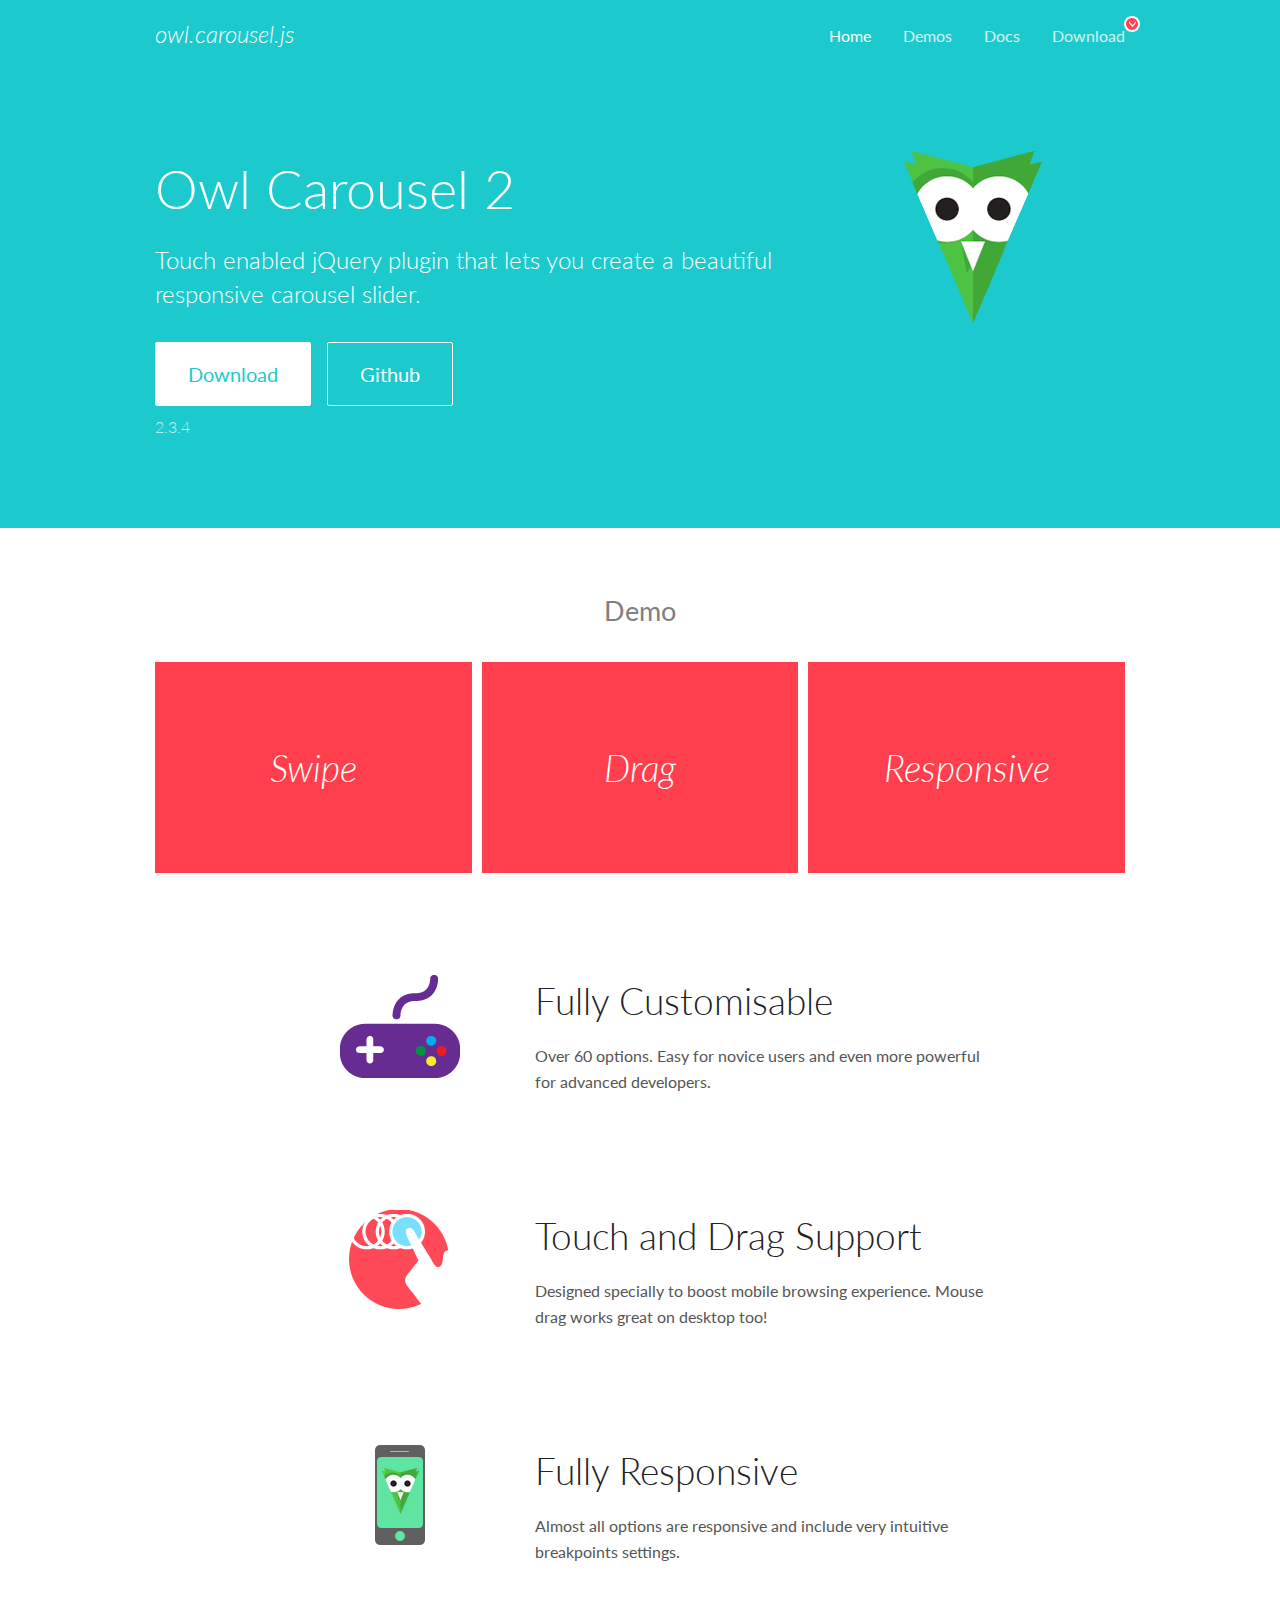
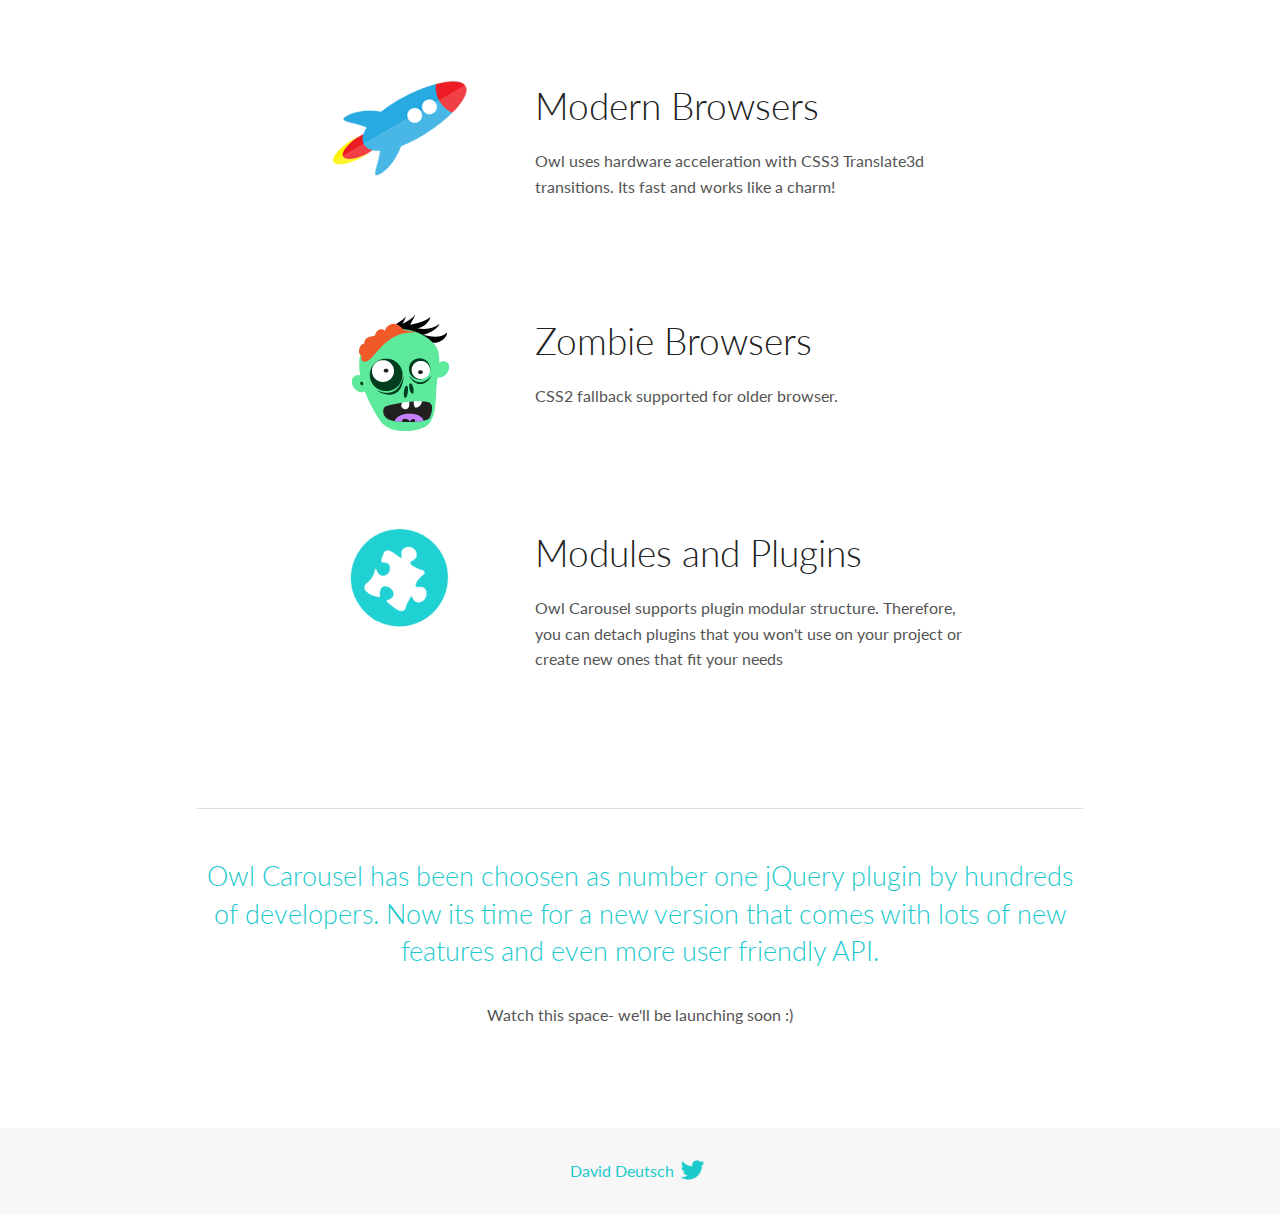
<file: assets/lib/OwlCarousel2-2.3.4/docs/index.html>
<!DOCTYPE html>
<html lang="en">
  <head>

    <!-- head -->
    <meta charset="utf-8">
    <meta name="msapplication-tap-highlight" content="no" />
    <meta name="viewport" content="width=device-width, initial-scale=1.0" />
    <meta name="description" content="Touch enabled jQuery plugin that lets you create beautiful responsive carousel slider.">
    <meta name="author" content="David Deutsch">
    <title>
      Home | Owl Carousel | 2.3.4
    </title>

    <!-- Stylesheets -->
    <link href='https://fonts.googleapis.com/css?family=Lato:300,400,700,400italic,300italic' rel='stylesheet' type='text/css'>
    <link rel="stylesheet" href="assets/css/docs.theme.min.css">

    <!-- Owl Stylesheets -->
    <link rel="stylesheet" href="assets/owlcarousel/assets/owl.carousel.min.css">
    <link rel="stylesheet" href="assets/owlcarousel/assets/owl.theme.default.min.css">

    <!-- HTML5 shim and Respond.js IE8 support of HTML5 elements and media queries -->

    <!--[if lt IE 9]>
      <script src="https://oss.maxcdn.com/libs/html5shiv/3.7.0/html5shiv.js"></script>
      <script src="https://oss.maxcdn.com/libs/respond.js/1.3.0/respond.min.js"></script>
    <![endif]-->

    <!-- Favicons -->
    <link rel="apple-touch-icon-precomposed" sizes="144x144" href="assets/ico/apple-touch-icon-144-precomposed.png">
    <link rel="shortcut icon" href="assets/ico/favicon.png">
    <link rel="shortcut icon" href="favicon.ico">

    <!-- Yeah i know js should not be in header. Its required for demos.-->

    <!-- javascript -->
    <script src="assets/vendors/jquery.min.js"></script>
    <script src="assets/owlcarousel/owl.carousel.js"></script>
  </head>
  <body>

    <!-- header -->
    <header class="header">
      <div class="row">
        <div class="large-12 columns">
          <div class="brand left">
            <h3>
              <a href="/OwlCarousel2/">owl.carousel.js</a> 
            </h3>
          </div>
          <a id="toggle-nav" class="right">
            <span></span> <span></span> <span></span> 
          </a> 
          <div class="nav-bar">
            <ul class="clearfix">
              <li class="active">
                <a href="/OwlCarousel2/index.html">Home</a> 
              </li>
              <li> <a href="/OwlCarousel2/demos/demos.html">Demos</a>  </li>
              <li> <a href="/OwlCarousel2/docs/started-welcome.html">Docs</a>  </li>
              <li>
                <a href="https://github.com/OwlCarousel2/OwlCarousel2/archive/2.3.4.zip">Download</a> 
                <span class="download"></span> 
              </li>
            </ul>
          </div>
        </div>
      </div>
    </header>

    <!-- home panel -->
    <section id="hero">
      <div class="row">
        <div class="large-8 medium-8 columns">
          <h1>Owl Carousel 2</h1>
          <h4>Touch enabled jQuery plugin that lets you create a beautiful responsive carousel slider.</h4>
          <a href="https://github.com/OwlCarousel2/OwlCarousel2/archive/2.3.4.zip" class="hero-button">Download</a> 
          <a href="https://github.com/OwlCarousel2/OwlCarousel2" class="hero-button outline">Github</a> 
          <p>2.3.4</p>
        </div>
        <div class="large-4 medium-4 columns">
          <img class="owl-logo" src="assets/img/owl-logo.png" alt="mr. Owl">
        </div>
      </div>
    </section>

    <!-- body -->
    <div class="home-demo">
      <div class="row">
        <div class="large-12 columns">
          <h3>Demo</h3>
          <div class="owl-carousel">
            <div class="item">
              <h2>Swipe</h2>
            </div>
            <div class="item">
              <h2>Drag</h2>
            </div>
            <div class="item">
              <h2>Responsive</h2>
            </div>
            <div class="item">
              <h2>CSS3</h2>
            </div>
            <div class="item">
              <h2>Fast</h2>
            </div>
            <div class="item">
              <h2>Easy</h2>
            </div>
            <div class="item">
              <h2>Free</h2>
            </div>
            <div class="item">
              <h2>Upgradable</h2>
            </div>
            <div class="item">
              <h2>Tons of options</h2>
            </div>
            <div class="item">
              <h2>Infinity</h2>
            </div>
            <div class="item">
              <h2>Auto Width</h2>
            </div>
          </div>
        </div>
      </div>
    </div>
    <script>
      var owl = $('.owl-carousel');
      owl.owlCarousel({
        margin: 10,
        loop: true,
        responsive: {
          0: {
            items: 1
          },
          600: {
            items: 2
          },
          1000: {
            items: 3
          }
        }
      })
    </script>

    <!-- features -->
    <div id="features">
      <div class="row">
        <div class="small-12 medium-9 small-centered columns">
          <section class="row feature">
            <div class="medium-4 small-12 columns">
              <img src="assets/img/feature-options.png" alt="">
            </div>
            <div class="medium-8 small-12 columns">
              <h2>Fully Customisable</h2>
              <p>Over 60 options. Easy for novice users and even more powerful for advanced developers.</p>
            </div>
          </section>
          <section class="row feature">
            <div class="medium-4 small-12 columns">
              <img src="assets/img/feature-drag.png" alt="">
            </div>
            <div class="medium-8 small-12 columns">
              <h2>Touch and Drag Support</h2>
              <p>Designed specially to boost mobile browsing experience. Mouse drag works great on desktop too!</p>
            </div>
          </section>
          <section class="row feature">
            <div class="medium-4 small-12 columns">
              <img src="assets/img/feature-responsive.png" alt="">
            </div>
            <div class="medium-8 small-12 columns">
              <h2>Fully Responsive</h2>
              <p>Almost all options are responsive and include very intuitive breakpoints settings.</p>
            </div>
          </section>
          <section class="row feature">
            <div class="medium-4 small-12 columns">
              <img src="assets/img/feature-modern.png" alt="">
            </div>
            <div class="medium-8 small-12 columns">
              <h2>Modern Browsers</h2>
              <p>Owl uses hardware acceleration with CSS3 Translate3d transitions. Its fast and works like a charm! </p>
            </div>
          </section>
          <section class="row feature">
            <div class="medium-4 small-12 columns">
              <img src="assets/img/feature-zombie.png" alt="">
            </div>
            <div class="medium-8 small-12 columns">
              <h2>Zombie Browsers</h2>
              <p>CSS2 fallback supported for older browser.</p>
            </div>
          </section>
          <section class="row feature">
            <div class="medium-4 small-12 columns">
              <img src="assets/img/feature-module.png" alt="">
            </div>
            <div class="medium-8 small-12 columns">
              <h2>Modules and Plugins</h2>
              <p>Owl Carousel supports plugin modular structure. Therefore, you can detach plugins that you won&#x27;t use on your project or create new ones that fit your needs</p>
            </div>
          </section>
        </div>
      </div>
    </div>

    <!-- footer -->
    <section id="teaser-text">
      <div class="row">
        <div class="small-12 medium-11 small-centered columns">
          <hr>
          <h3 id="owl-carousel-has-been-choosen-as-number-one-jquery-plugin-by-hundreds-of-developers-now-its-time-for-a-new-version-that-comes-with-lots-of-new-features-and-even-more-user-friendly-api-">Owl Carousel has been choosen as number one jQuery plugin by hundreds of developers. Now its time for a new version that comes with lots of new features and even more user friendly API.</h3>
          <p>Watch this space- we&#39;ll be launching soon :)</p>
        </div>
      </div>
    </section>

    <!-- footer -->
    <footer class="footer">
      <div class="row">
        <div class="large-12 columns">
          <h5>
            <a href="/OwlCarousel2/docs/support-contact.html">David Deutsch</a> 
            <a id="custom-tweet-button" href="https://twitter.com/share?url=https://github.com/OwlCarousel2/OwlCarousel2&text=Owl Carousel - This is so awesome! " target="_blank"></a> 
          </h5>
        </div>
      </div>
    </footer>

    <!-- vendors -->
    <script src="assets/vendors/highlight.js"></script>
    <script src="assets/js/app.js"></script>
  </body>
</html>
</file>
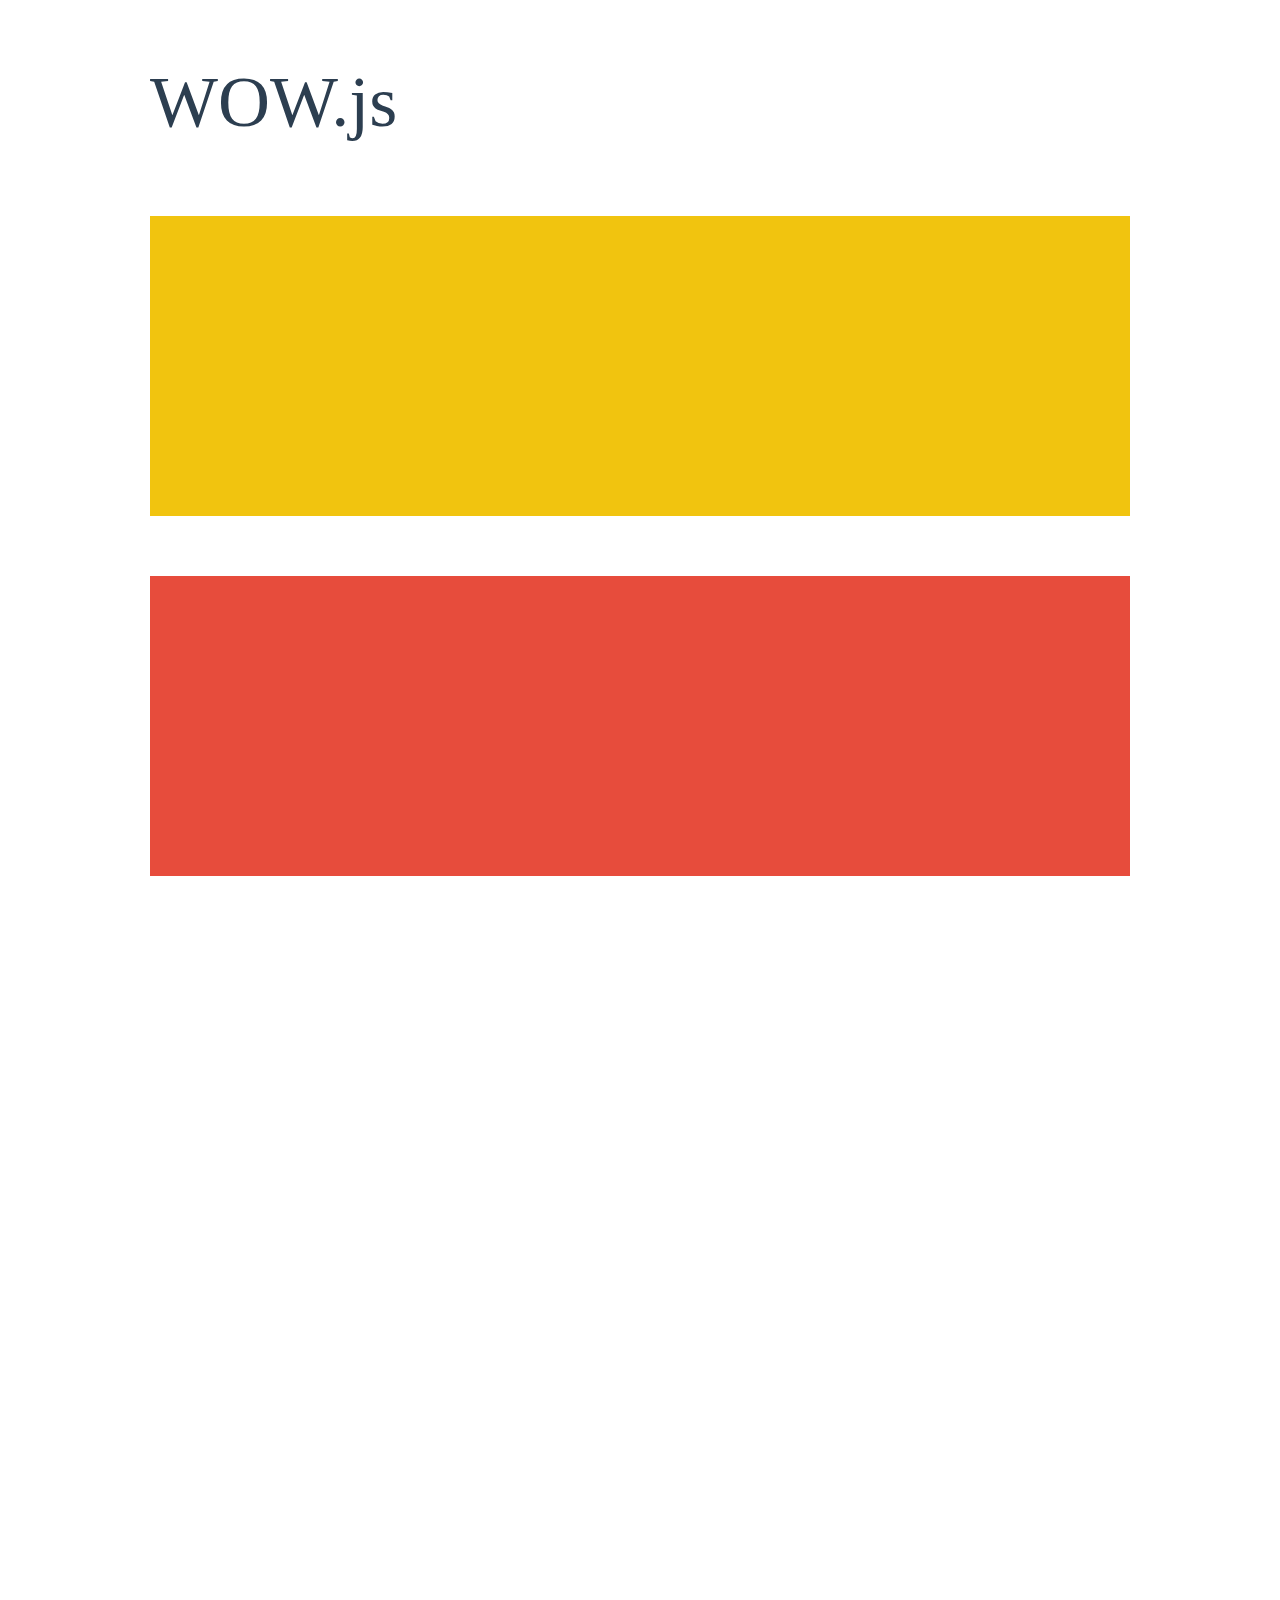
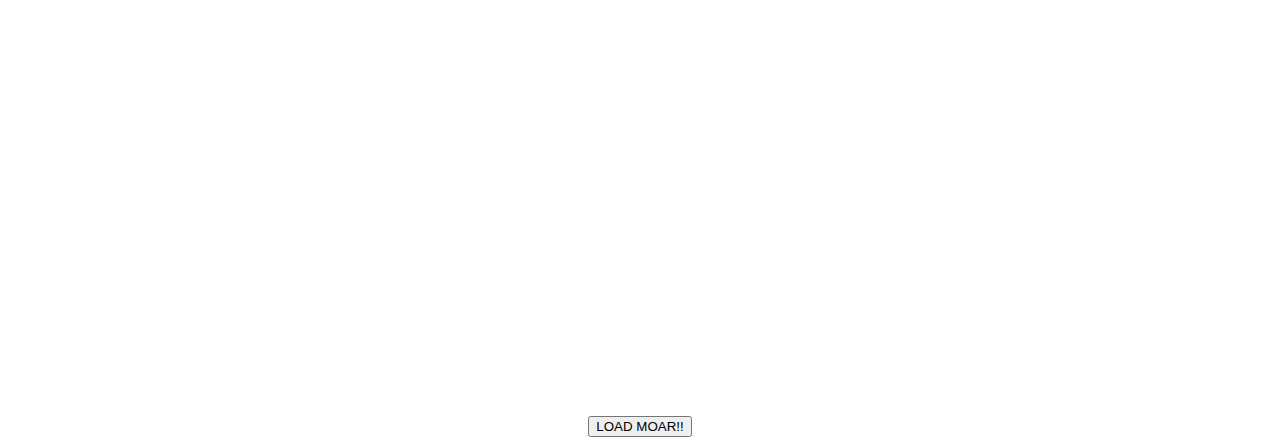
<file: assets/lib/WOW-master/demo.html>
<!doctype html>

<html lang="en">
<head>
  <meta charset="utf-8">
  <title>WOW</title>
  <link rel="stylesheet" href="css/libs/animate.css">
  <link rel="stylesheet" href="css/site.css">
  <style>
    .wow:first-child {
      visibility: hidden;
    }
  </style>
  <!--[if IE]>
    <script src="http://html5shiv.googlecode.com/svn/trunk/html5.js"></script>
  <![endif]-->
</head>

<body>
  <div id="container">
    <header>
      <h1>WOW.js</h1>
    </header>
    <div id="main">
      <section class="wow fadeInDown" style="background-color: #f1c40f;"></section>
      <section class="wow pulse" style="background-color: #e74c3c;" data-wow-iteration="infinite" data-wow-duration="1500ms"></section>
      <section class="section--purple wow slideInRight" data-wow-delay="2s"></section>
      <section class="section--blue wow bounceInLeft" data-wow-offset="300"></section>
      <section class="section--green wow slideInLeft" data-wow-duration="4s"></section>
      <button id="moar">LOAD MOAR!!</button>
    </div>
  </div>
  <script src="dist/wow.js"></script>
  <script>
    wow = new WOW(
      {
        animateClass: 'animated',
        offset:       100,
        callback:     function(box) {
          console.log("WOW: animating <" + box.tagName.toLowerCase() + ">")
        }
      }
    );
    wow.init();
    document.getElementById('moar').onclick = function() {
      var section = document.createElement('section');
      section.className = 'section--purple wow fadeInDown';
      this.parentNode.insertBefore(section, this);
    };
  </script>
</body>
</html>
</file>
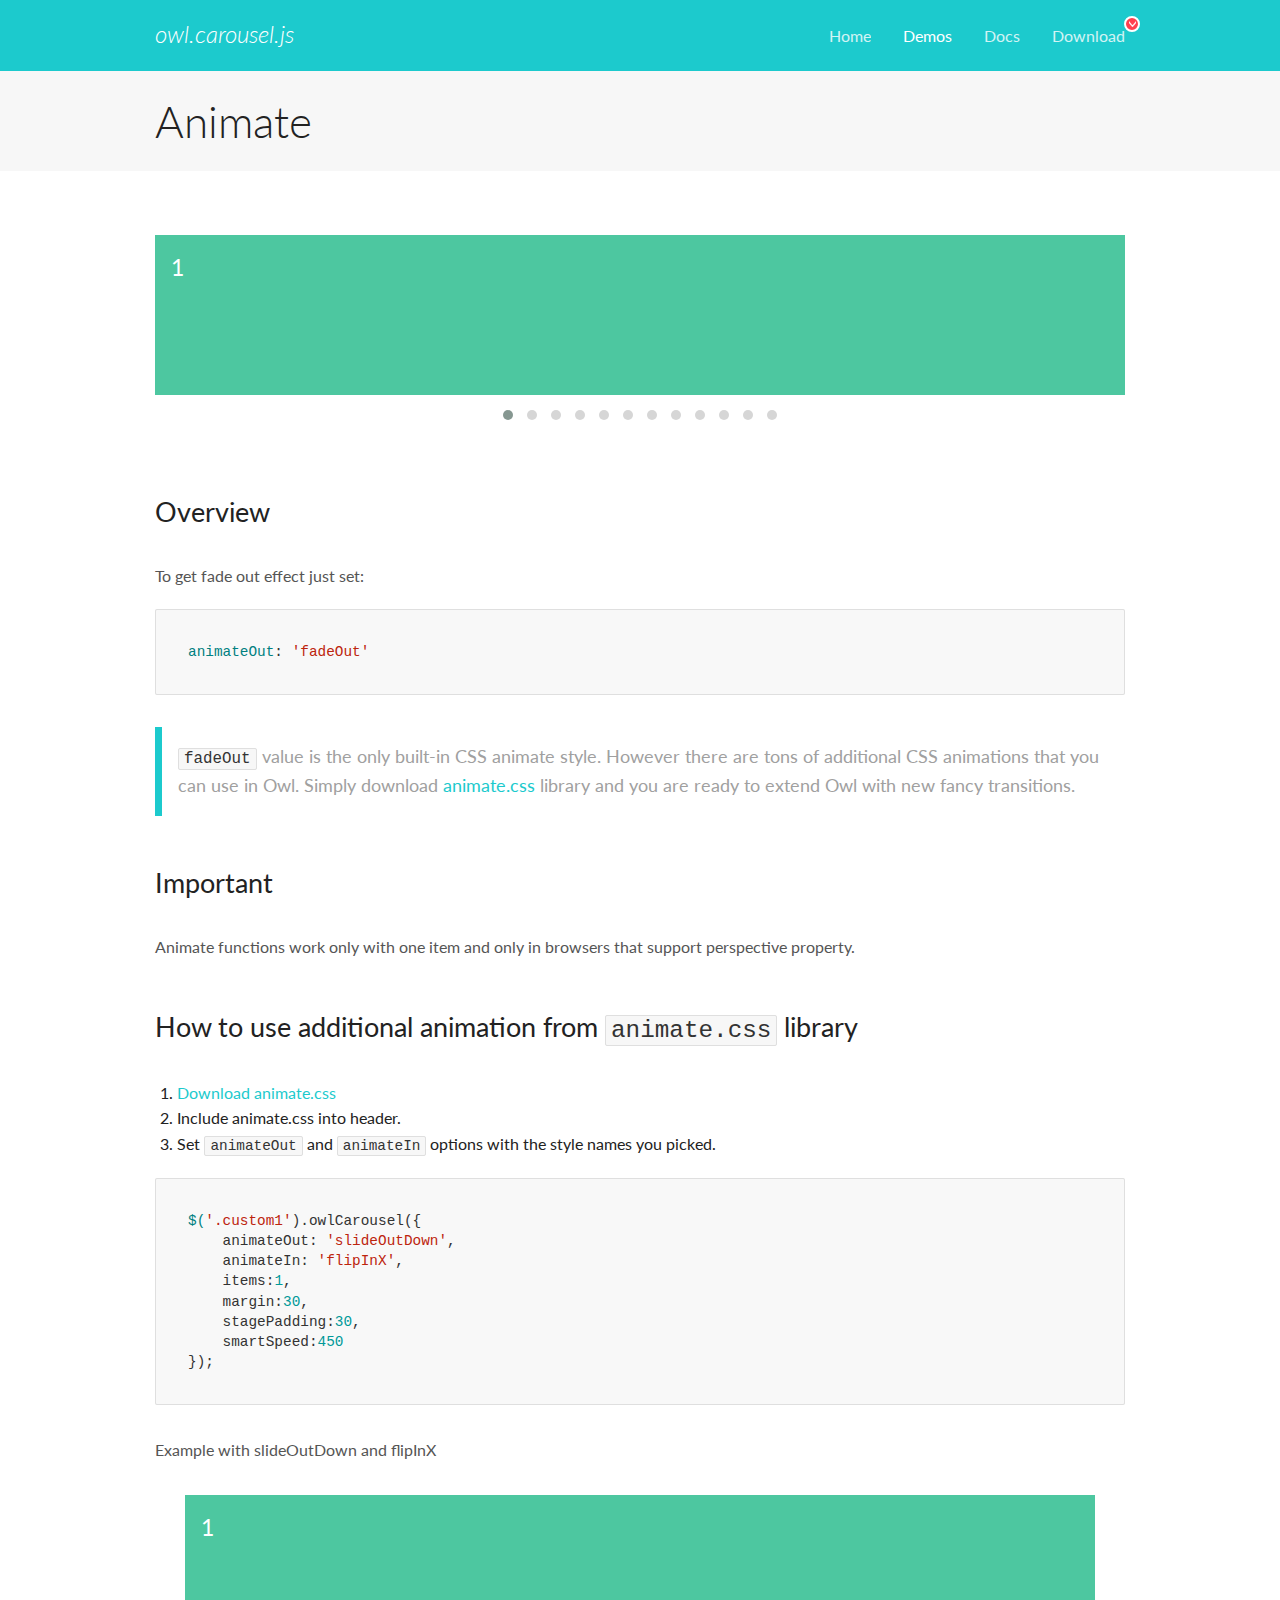
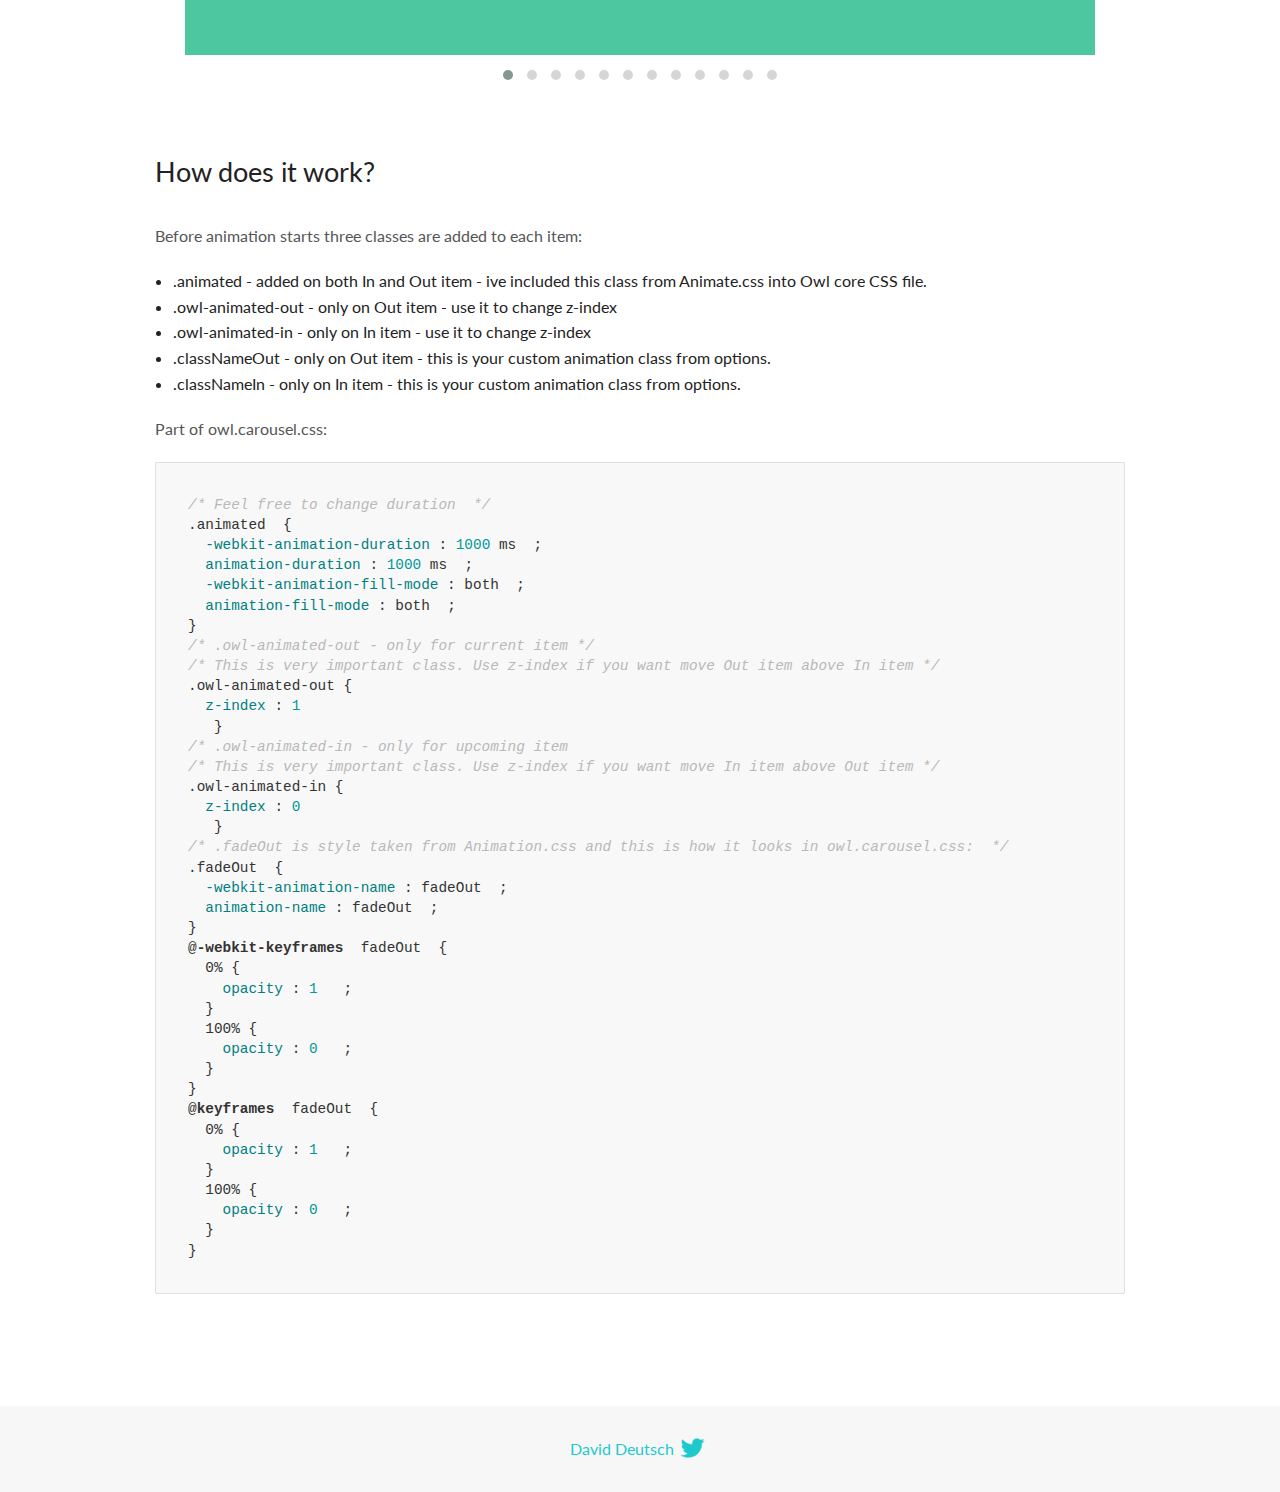
<file: assets/lib/OwlCarousel2-2.3.4/docs/demos/animate.html>
<!DOCTYPE html>
<html lang="en">
  <head>

    <!-- head -->
    <meta charset="utf-8">
    <meta name="msapplication-tap-highlight" content="no" />
    <meta name="viewport" content="width=device-width, initial-scale=1.0" />
    <meta name="description" content="Animate carousel">
    <meta name="author" content="David Deutsch">
    <title>
      Animate Demo | Owl Carousel | 2.3.4
    </title>

    <!-- Stylesheets -->
    <link href='https://fonts.googleapis.com/css?family=Lato:300,400,700,400italic,300italic' rel='stylesheet' type='text/css'>
    <link rel="stylesheet" href="../assets/css/docs.theme.min.css">

    <!-- Owl Stylesheets -->
    <link rel="stylesheet" href="../assets/owlcarousel/assets/owl.carousel.min.css">
    <link rel="stylesheet" href="../assets/owlcarousel/assets/owl.theme.default.min.css">

    <!-- HTML5 shim and Respond.js IE8 support of HTML5 elements and media queries -->

    <!--[if lt IE 9]>
      <script src="https://oss.maxcdn.com/libs/html5shiv/3.7.0/html5shiv.js"></script>
      <script src="https://oss.maxcdn.com/libs/respond.js/1.3.0/respond.min.js"></script>
    <![endif]-->

    <!-- Favicons -->
    <link rel="apple-touch-icon-precomposed" sizes="144x144" href="../assets/ico/apple-touch-icon-144-precomposed.png">
    <link rel="shortcut icon" href="../assets/ico/favicon.png">
    <link rel="shortcut icon" href="favicon.ico">

    <!-- Yeah i know js should not be in header. Its required for demos.-->

    <!-- javascript -->
    <script src="../assets/vendors/jquery.min.js"></script>
    <script src="../assets/owlcarousel/owl.carousel.js"></script>
  </head>
  <body>

    <!-- header -->
    <header class="header">
      <div class="row">
        <div class="large-12 columns">
          <div class="brand left">
            <h3>
              <a href="/OwlCarousel2/">owl.carousel.js</a> 
            </h3>
          </div>
          <a id="toggle-nav" class="right">
            <span></span> <span></span> <span></span> 
          </a> 
          <div class="nav-bar">
            <ul class="clearfix">
              <li> <a href="/OwlCarousel2/index.html">Home</a>  </li>
              <li class="active">
                <a href="/OwlCarousel2/demos/demos.html">Demos</a> 
              </li>
              <li> <a href="/OwlCarousel2/docs/started-welcome.html">Docs</a>  </li>
              <li>
                <a href="https://github.com/OwlCarousel2/OwlCarousel2/archive/2.3.4.zip">Download</a> 
                <span class="download"></span> 
              </li>
            </ul>
          </div>
        </div>
      </div>
    </header>

    <!-- title -->
    <section class="title">
      <div class="row">
        <div class="large-12 columns">
          <h1>Animate</h1>
        </div>
      </div>
    </section>

    <!--  Demos -->
    <section id="demos">
      <div class="row">
        <div class="large-12 columns">
          <div class="fadeOut owl-carousel owl-theme">
            <div class="item">
              <h4>1</h4>
            </div>
            <div class="item">
              <h4>2</h4>
            </div>
            <div class="item">
              <h4>3</h4>
            </div>
            <div class="item">
              <h4>4</h4>
            </div>
            <div class="item">
              <h4>5</h4>
            </div>
            <div class="item">
              <h4>6</h4>
            </div>
            <div class="item">
              <h4>7</h4>
            </div>
            <div class="item">
              <h4>8</h4>
            </div>
            <div class="item">
              <h4>9</h4>
            </div>
            <div class="item">
              <h4>10</h4>
            </div>
            <div class="item">
              <h4>11</h4>
            </div>
            <div class="item">
              <h4>12</h4>
            </div>
          </div>
          <h3 id="overview">Overview</h3>
          <p>To get fade out effect just set:</p>
          <pre><code>animateOut: &#39;fadeOut&#39;</code></pre>
          <blockquote>
            <p><code>fadeOut</code> value is the only built-in CSS animate style. However there are tons of additional CSS animations that you can use in Owl. Simply download
              <a href="https://daneden.github.io/animate.css/">animate.css</a>  library and you are ready to extend Owl with new fancy transitions.</p>
          </blockquote>
          <h3 id="important">Important</h3>
          <p>Animate functions work only with one item and only in browsers that support perspective property.</p>
          <h3 id="how-to-use-additional-animation-from-animate-css-library">How to use additional animation from <code>animate.css</code> library</h3>
          <ol>
            <li> <a href="https://daneden.github.io/animate.css/">Download animate.css</a>  </li>
            <li>Include animate.css into header.</li>
            <li>Set <code>animateOut</code> and <code>animateIn</code> options with the style names you picked.</li>
          </ol>
          <pre><code>$(&#39;.custom1&#39;).owlCarousel({
    animateOut: &#39;slideOutDown&#39;,
    animateIn: &#39;flipInX&#39;,
    items:1,
    margin:30,
    stagePadding:30,
    smartSpeed:450
});</code></pre>
          <p>Example with slideOutDown and flipInX</p>
          <div class="custom1 owl-carousel owl-theme">
            <div class="item">
              <h4>1</h4>
            </div>
            <div class="item">
              <h4>2</h4>
            </div>
            <div class="item">
              <h4>3</h4>
            </div>
            <div class="item">
              <h4>4</h4>
            </div>
            <div class="item">
              <h4>5</h4>
            </div>
            <div class="item">
              <h4>6</h4>
            </div>
            <div class="item">
              <h4>7</h4>
            </div>
            <div class="item">
              <h4>8</h4>
            </div>
            <div class="item">
              <h4>9</h4>
            </div>
            <div class="item">
              <h4>10</h4>
            </div>
            <div class="item">
              <h4>11</h4>
            </div>
            <div class="item">
              <h4>12</h4>
            </div>
          </div>
          <h3 id="how-does-it-work-">How does it work?</h3>
          <p>Before animation starts three classes are added to each item:</p>
          <ul>
            <li>.animated - added on both In and Out item - ive included this class from Animate.css into Owl core CSS file.</li>
            <li>.owl-animated-out - only on Out item - use it to change z-index</li>
            <li>.owl-animated-in - only on In item - use it to change z-index</li>
            <li>.classNameOut - only on Out item - this is your custom animation class from options.</li>
            <li>.classNameIn - only on In item - this is your custom animation class from options.</li>
          </ul>
          <p>Part of owl.carousel.css:</p>
          <pre><code class="language-css"><span class="comment">/* Feel free to change duration  */</span> 
<span class="class">.animated</span>  <span class="rules">{
  <span class="rule"><span class="attribute">-webkit-animation-duration</span> :<span class="value"> <span class="number">1000</span> ms</span> </span> ;
  <span class="rule"><span class="attribute">animation-duration</span> :<span class="value"> <span class="number">1000</span> ms</span> </span> ;
  <span class="rule"><span class="attribute">-webkit-animation-fill-mode</span> :<span class="value"> both</span> </span> ;
  <span class="rule"><span class="attribute">animation-fill-mode</span> :<span class="value"> both</span> </span> ;
<span class="rule">}</span> </span> 
<span class="comment">/* .owl-animated-out - only for current item */</span> 
<span class="comment">/* This is very important class. Use z-index if you want move Out item above In item */</span> 
<span class="class">.owl-animated-out</span> <span class="rules">{
  <span class="rule"><span class="attribute">z-index</span> :<span class="value"> <span class="number">1</span> 
</span> </span> </span> }
<span class="comment">/* .owl-animated-in - only for upcoming item
/* This is very important class. Use z-index if you want move In item above Out item */</span> 
<span class="class">.owl-animated-in</span> <span class="rules">{
  <span class="rule"><span class="attribute">z-index</span> :<span class="value"> <span class="number">0</span> 
</span> </span> </span> }
<span class="comment">/* .fadeOut is style taken from Animation.css and this is how it looks in owl.carousel.css:  */</span> 
<span class="class">.fadeOut</span>  <span class="rules">{
  <span class="rule"><span class="attribute">-webkit-animation-name</span> :<span class="value"> fadeOut</span> </span> ;
  <span class="rule"><span class="attribute">animation-name</span> :<span class="value"> fadeOut</span> </span> ;
<span class="rule">}</span> </span> 
<span class="at_rule">@<span class="keyword">-webkit-keyframes</span>  fadeOut </span> {
  0% <span class="rules">{
    <span class="rule"><span class="attribute">opacity</span> :<span class="value"> <span class="number">1</span> </span> </span> ;
  <span class="rule">}</span> </span> 
  100% <span class="rules">{
    <span class="rule"><span class="attribute">opacity</span> :<span class="value"> <span class="number">0</span> </span> </span> ;
  <span class="rule">}</span> </span> 
}
<span class="at_rule">@<span class="keyword">keyframes</span>  fadeOut </span> {
  0% <span class="rules">{
    <span class="rule"><span class="attribute">opacity</span> :<span class="value"> <span class="number">1</span> </span> </span> ;
  <span class="rule">}</span> </span> 
  100% <span class="rules">{
    <span class="rule"><span class="attribute">opacity</span> :<span class="value"> <span class="number">0</span> </span> </span> ;
  <span class="rule">}</span> </span> 
}</code></pre>
          <link rel="stylesheet" href="../assets/css/animate.css">
          <script>
            jQuery(document).ready(function($) {
              $('.fadeOut').owlCarousel({
                items: 1,
                animateOut: 'fadeOut',
                loop: true,
                margin: 10,
              });
              $('.custom1').owlCarousel({
                animateOut: 'slideOutDown',
                animateIn: 'flipInX',
                items: 1,
                margin: 30,
                stagePadding: 30,
                smartSpeed: 450
              });
            });
          </script>
        </div>
      </div>
    </section>

    <!-- footer -->
    <footer class="footer">
      <div class="row">
        <div class="large-12 columns">
          <h5>
            <a href="/OwlCarousel2/docs/support-contact.html">David Deutsch</a> 
            <a id="custom-tweet-button" href="https://twitter.com/share?url=https://github.com/OwlCarousel2/OwlCarousel2&text=Owl Carousel - This is so awesome! " target="_blank"></a> 
          </h5>
        </div>
      </div>
    </footer>

    <!-- vendors -->
    <script src="../assets/vendors/highlight.js"></script>
    <script src="../assets/js/app.js"></script>
  </body>
</html>
</file>
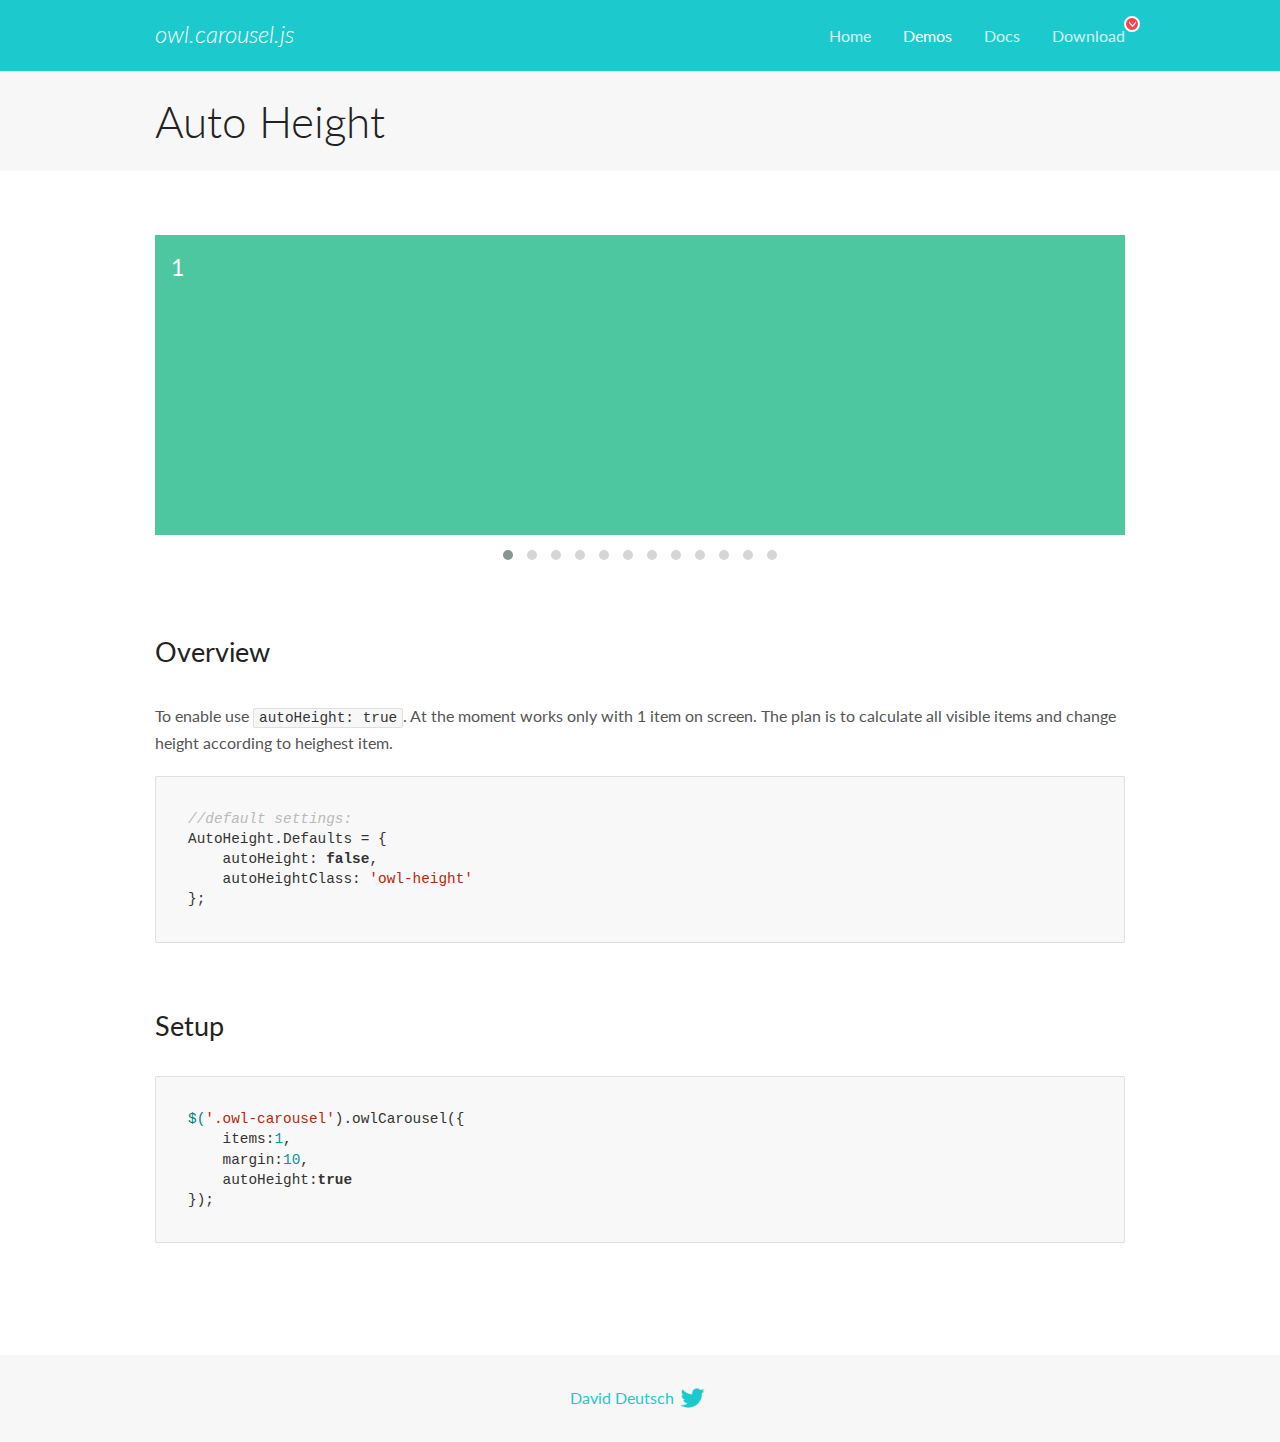
<file: assets/lib/OwlCarousel2-2.3.4/docs/demos/autoheight.html>
<!DOCTYPE html>
<html lang="en">
  <head>

    <!-- head -->
    <meta charset="utf-8">
    <meta name="msapplication-tap-highlight" content="no" />
    <meta name="viewport" content="width=device-width, initial-scale=1.0" />
    <meta name="description" content="autoHeight usage demo">
    <meta name="author" content="David Deutsch">
    <title>
      Auto Height Demo | Owl Carousel | 2.3.4
    </title>

    <!-- Stylesheets -->
    <link href='https://fonts.googleapis.com/css?family=Lato:300,400,700,400italic,300italic' rel='stylesheet' type='text/css'>
    <link rel="stylesheet" href="../assets/css/docs.theme.min.css">

    <!-- Owl Stylesheets -->
    <link rel="stylesheet" href="../assets/owlcarousel/assets/owl.carousel.min.css">
    <link rel="stylesheet" href="../assets/owlcarousel/assets/owl.theme.default.min.css">

    <!-- HTML5 shim and Respond.js IE8 support of HTML5 elements and media queries -->

    <!--[if lt IE 9]>
      <script src="https://oss.maxcdn.com/libs/html5shiv/3.7.0/html5shiv.js"></script>
      <script src="https://oss.maxcdn.com/libs/respond.js/1.3.0/respond.min.js"></script>
    <![endif]-->

    <!-- Favicons -->
    <link rel="apple-touch-icon-precomposed" sizes="144x144" href="../assets/ico/apple-touch-icon-144-precomposed.png">
    <link rel="shortcut icon" href="../assets/ico/favicon.png">
    <link rel="shortcut icon" href="favicon.ico">

    <!-- Yeah i know js should not be in header. Its required for demos.-->

    <!-- javascript -->
    <script src="../assets/vendors/jquery.min.js"></script>
    <script src="../assets/owlcarousel/owl.carousel.js"></script>
  </head>
  <body>

    <!-- header -->
    <header class="header">
      <div class="row">
        <div class="large-12 columns">
          <div class="brand left">
            <h3>
              <a href="/OwlCarousel2/">owl.carousel.js</a> 
            </h3>
          </div>
          <a id="toggle-nav" class="right">
            <span></span> <span></span> <span></span> 
          </a> 
          <div class="nav-bar">
            <ul class="clearfix">
              <li> <a href="/OwlCarousel2/index.html">Home</a>  </li>
              <li class="active">
                <a href="/OwlCarousel2/demos/demos.html">Demos</a> 
              </li>
              <li> <a href="/OwlCarousel2/docs/started-welcome.html">Docs</a>  </li>
              <li>
                <a href="https://github.com/OwlCarousel2/OwlCarousel2/archive/2.3.4.zip">Download</a> 
                <span class="download"></span> 
              </li>
            </ul>
          </div>
        </div>
      </div>
    </header>

    <!-- title -->
    <section class="title">
      <div class="row">
        <div class="large-12 columns">
          <h1>Auto Height</h1>
        </div>
      </div>
    </section>

    <!--  Demos -->
    <section id="demos">
      <div class="row">
        <div class="large-12 columns">
          <div class="owl-carousel owl-theme">
            <div class="item" style="height:300px">
              <h4>1</h4>
            </div>
            <div class="item" style="height:100px">
              <h4>2</h4>
            </div>
            <div class="item" style="height:500px">
              <h4>3</h4>
            </div>
            <div class="item" style="height:250px">
              <h4>4</h4>
            </div>
            <div class="item" style="height:400px">
              <h4>5</h4>
            </div>
            <div class="item" style="height:500px">
              <h4>6</h4>
            </div>
            <div class="item" style="height:600px">
              <h4>7</h4>
            </div>
            <div class="item" style="height:400px">
              <h4>8</h4>
            </div>
            <div class="item" style="height:300px">
              <h4>9</h4>
            </div>
            <div class="item" style="height:350px">
              <h4>10</h4>
            </div>
            <div class="item" style="height:200px">
              <h4>11</h4>
            </div>
            <div class="item" style="height:150px">
              <h4>12</h4>
            </div>
          </div>
          <h3 id="overview">Overview</h3>
          <p>To enable use <code>autoHeight: true</code>. At the moment works only with 1 item on screen. The plan is to calculate all visible items and change height according to heighest item.</p>
          <pre><code>//default settings:
AutoHeight.Defaults = {
    autoHeight: false,
    autoHeightClass: &#39;owl-height&#39;
};</code></pre>
          <h3 id="setup">Setup</h3>
          <pre><code>$(&#39;.owl-carousel&#39;).owlCarousel({
    items:1,
    margin:10,
    autoHeight:true
});</code></pre>
          <script>
            $(document).ready(function() {
              $('.owl-carousel').owlCarousel({
                items: 1,
                margin: 10,
                autoHeight: true
              });
            })
          </script>
        </div>
      </div>
    </section>

    <!-- footer -->
    <footer class="footer">
      <div class="row">
        <div class="large-12 columns">
          <h5>
            <a href="/OwlCarousel2/docs/support-contact.html">David Deutsch</a> 
            <a id="custom-tweet-button" href="https://twitter.com/share?url=https://github.com/OwlCarousel2/OwlCarousel2&text=Owl Carousel - This is so awesome! " target="_blank"></a> 
          </h5>
        </div>
      </div>
    </footer>

    <!-- vendors -->
    <script src="../assets/vendors/highlight.js"></script>
    <script src="../assets/js/app.js"></script>
  </body>
</html>
</file>
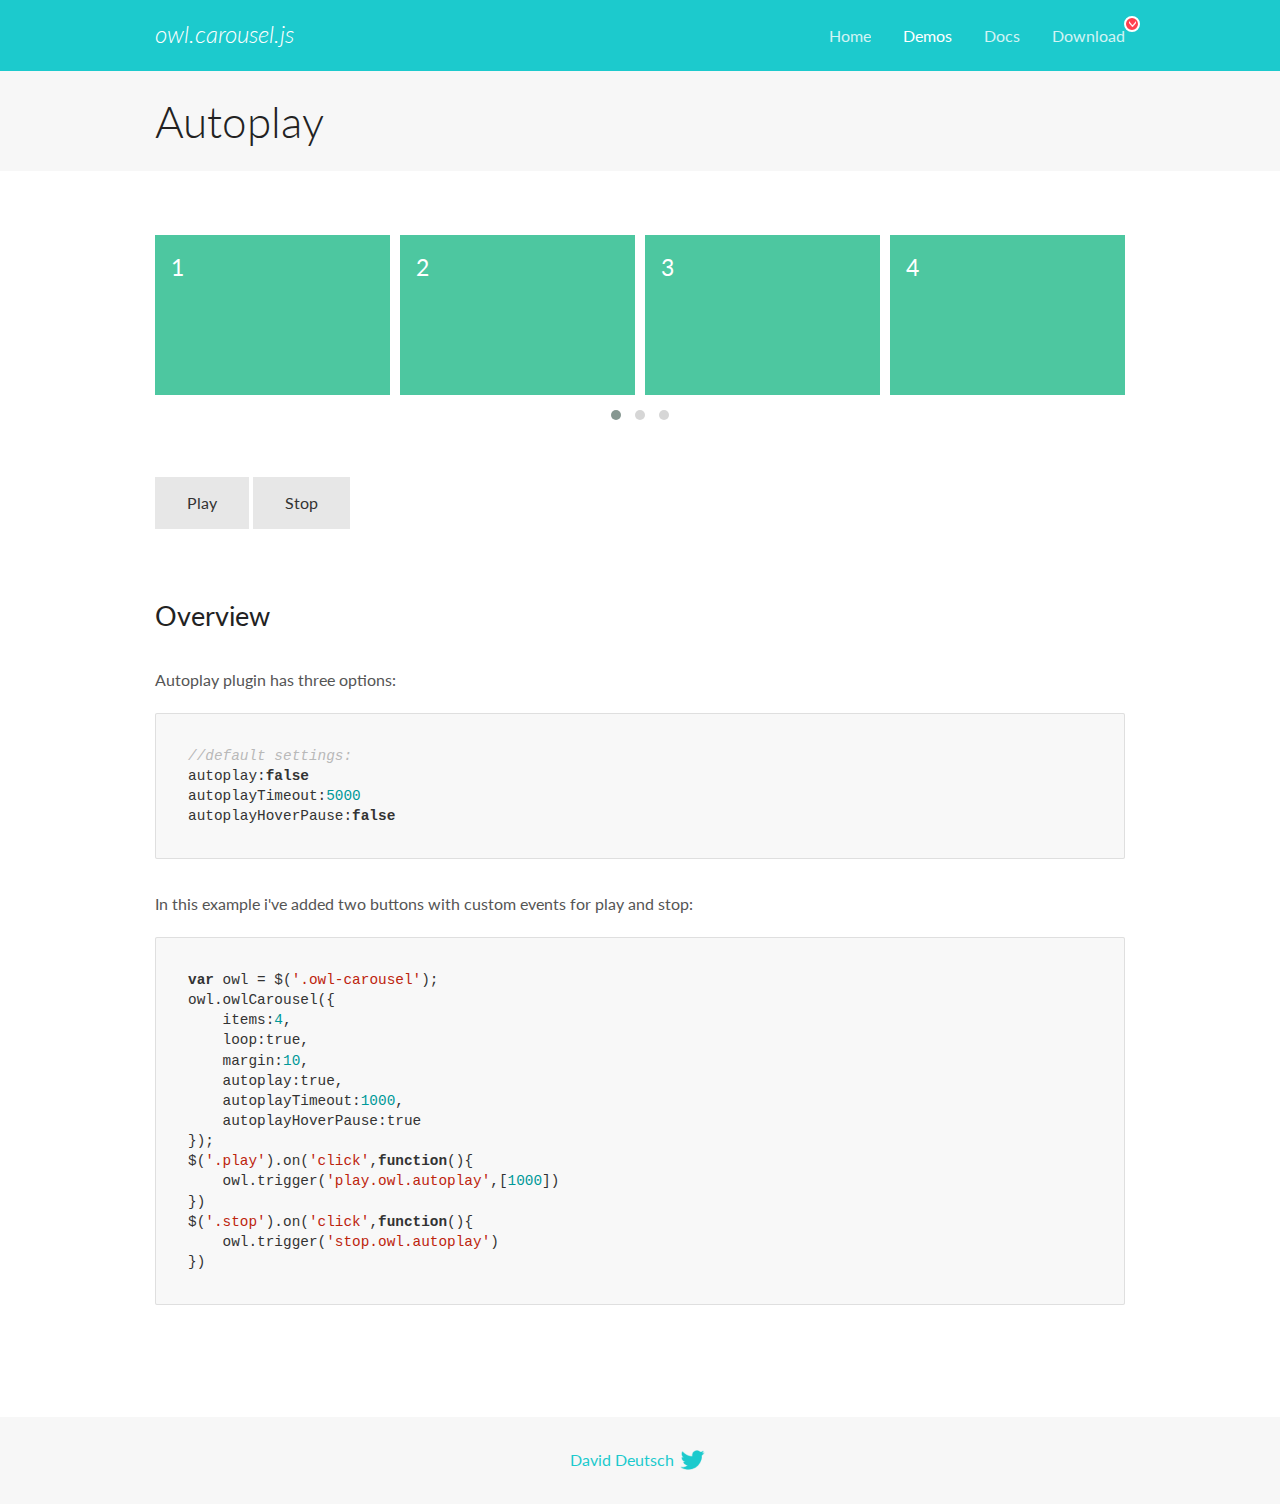
<file: assets/lib/OwlCarousel2-2.3.4/docs/demos/autoplay.html>
<!DOCTYPE html>
<html lang="en">
  <head>

    <!-- head -->
    <meta charset="utf-8">
    <meta name="msapplication-tap-highlight" content="no" />
    <meta name="viewport" content="width=device-width, initial-scale=1.0" />
    <meta name="description" content="Autoplay usage demo">
    <meta name="author" content="David Deutsch">
    <title>
      Autoplay Demo | Owl Carousel | 2.3.4
    </title>

    <!-- Stylesheets -->
    <link href='https://fonts.googleapis.com/css?family=Lato:300,400,700,400italic,300italic' rel='stylesheet' type='text/css'>
    <link rel="stylesheet" href="../assets/css/docs.theme.min.css">

    <!-- Owl Stylesheets -->
    <link rel="stylesheet" href="../assets/owlcarousel/assets/owl.carousel.min.css">
    <link rel="stylesheet" href="../assets/owlcarousel/assets/owl.theme.default.min.css">

    <!-- HTML5 shim and Respond.js IE8 support of HTML5 elements and media queries -->

    <!--[if lt IE 9]>
      <script src="https://oss.maxcdn.com/libs/html5shiv/3.7.0/html5shiv.js"></script>
      <script src="https://oss.maxcdn.com/libs/respond.js/1.3.0/respond.min.js"></script>
    <![endif]-->

    <!-- Favicons -->
    <link rel="apple-touch-icon-precomposed" sizes="144x144" href="../assets/ico/apple-touch-icon-144-precomposed.png">
    <link rel="shortcut icon" href="../assets/ico/favicon.png">
    <link rel="shortcut icon" href="favicon.ico">

    <!-- Yeah i know js should not be in header. Its required for demos.-->

    <!-- javascript -->
    <script src="../assets/vendors/jquery.min.js"></script>
    <script src="../assets/owlcarousel/owl.carousel.js"></script>
  </head>
  <body>

    <!-- header -->
    <header class="header">
      <div class="row">
        <div class="large-12 columns">
          <div class="brand left">
            <h3>
              <a href="/OwlCarousel2/">owl.carousel.js</a> 
            </h3>
          </div>
          <a id="toggle-nav" class="right">
            <span></span> <span></span> <span></span> 
          </a> 
          <div class="nav-bar">
            <ul class="clearfix">
              <li> <a href="/OwlCarousel2/index.html">Home</a>  </li>
              <li class="active">
                <a href="/OwlCarousel2/demos/demos.html">Demos</a> 
              </li>
              <li> <a href="/OwlCarousel2/docs/started-welcome.html">Docs</a>  </li>
              <li>
                <a href="https://github.com/OwlCarousel2/OwlCarousel2/archive/2.3.4.zip">Download</a> 
                <span class="download"></span> 
              </li>
            </ul>
          </div>
        </div>
      </div>
    </header>

    <!-- title -->
    <section class="title">
      <div class="row">
        <div class="large-12 columns">
          <h1>Autoplay</h1>
        </div>
      </div>
    </section>

    <!--  Demos -->
    <section id="demos">
      <div class="row">
        <div class="large-12 columns">
          <div class="owl-carousel owl-theme">
            <div class="item">
              <h4>1</h4>
            </div>
            <div class="item">
              <h4>2</h4>
            </div>
            <div class="item">
              <h4>3</h4>
            </div>
            <div class="item">
              <h4>4</h4>
            </div>
            <div class="item">
              <h4>5</h4>
            </div>
            <div class="item">
              <h4>6</h4>
            </div>
            <div class="item">
              <h4>7</h4>
            </div>
            <div class="item">
              <h4>8</h4>
            </div>
            <div class="item">
              <h4>9</h4>
            </div>
            <div class="item">
              <h4>10</h4>
            </div>
            <div class="item">
              <h4>11</h4>
            </div>
            <div class="item">
              <h4>12</h4>
            </div>
          </div>
          <a class="button secondary play">Play</a> 
          <a class="button secondary stop">Stop</a> 
          <h3 id="overview">Overview</h3>
          <p>Autoplay plugin has three options:</p>
          <pre><code>//default settings:
autoplay:false
autoplayTimeout:5000
autoplayHoverPause:false</code></pre>
          <p>In this example i&#39;ve added two buttons with custom events for play and stop:</p>
          <pre><code>var owl = $(&#39;.owl-carousel&#39;);
owl.owlCarousel({
    items:4,
    loop:true,
    margin:10,
    autoplay:true,
    autoplayTimeout:1000,
    autoplayHoverPause:true
});
$(&#39;.play&#39;).on(&#39;click&#39;,function(){
    owl.trigger(&#39;play.owl.autoplay&#39;,[1000])
})
$(&#39;.stop&#39;).on(&#39;click&#39;,function(){
    owl.trigger(&#39;stop.owl.autoplay&#39;)
})</code></pre>
          <script>
            $(document).ready(function() {
              var owl = $('.owl-carousel');
              owl.owlCarousel({
                items: 4,
                loop: true,
                margin: 10,
                autoplay: true,
                autoplayTimeout: 1000,
                autoplayHoverPause: true
              });
              $('.play').on('click', function() {
                owl.trigger('play.owl.autoplay', [1000])
              })
              $('.stop').on('click', function() {
                owl.trigger('stop.owl.autoplay')
              })
            })
          </script>
        </div>
      </div>
    </section>

    <!-- footer -->
    <footer class="footer">
      <div class="row">
        <div class="large-12 columns">
          <h5>
            <a href="/OwlCarousel2/docs/support-contact.html">David Deutsch</a> 
            <a id="custom-tweet-button" href="https://twitter.com/share?url=https://github.com/OwlCarousel2/OwlCarousel2&text=Owl Carousel - This is so awesome! " target="_blank"></a> 
          </h5>
        </div>
      </div>
    </footer>

    <!-- vendors -->
    <script src="../assets/vendors/highlight.js"></script>
    <script src="../assets/js/app.js"></script>
  </body>
</html>
</file>
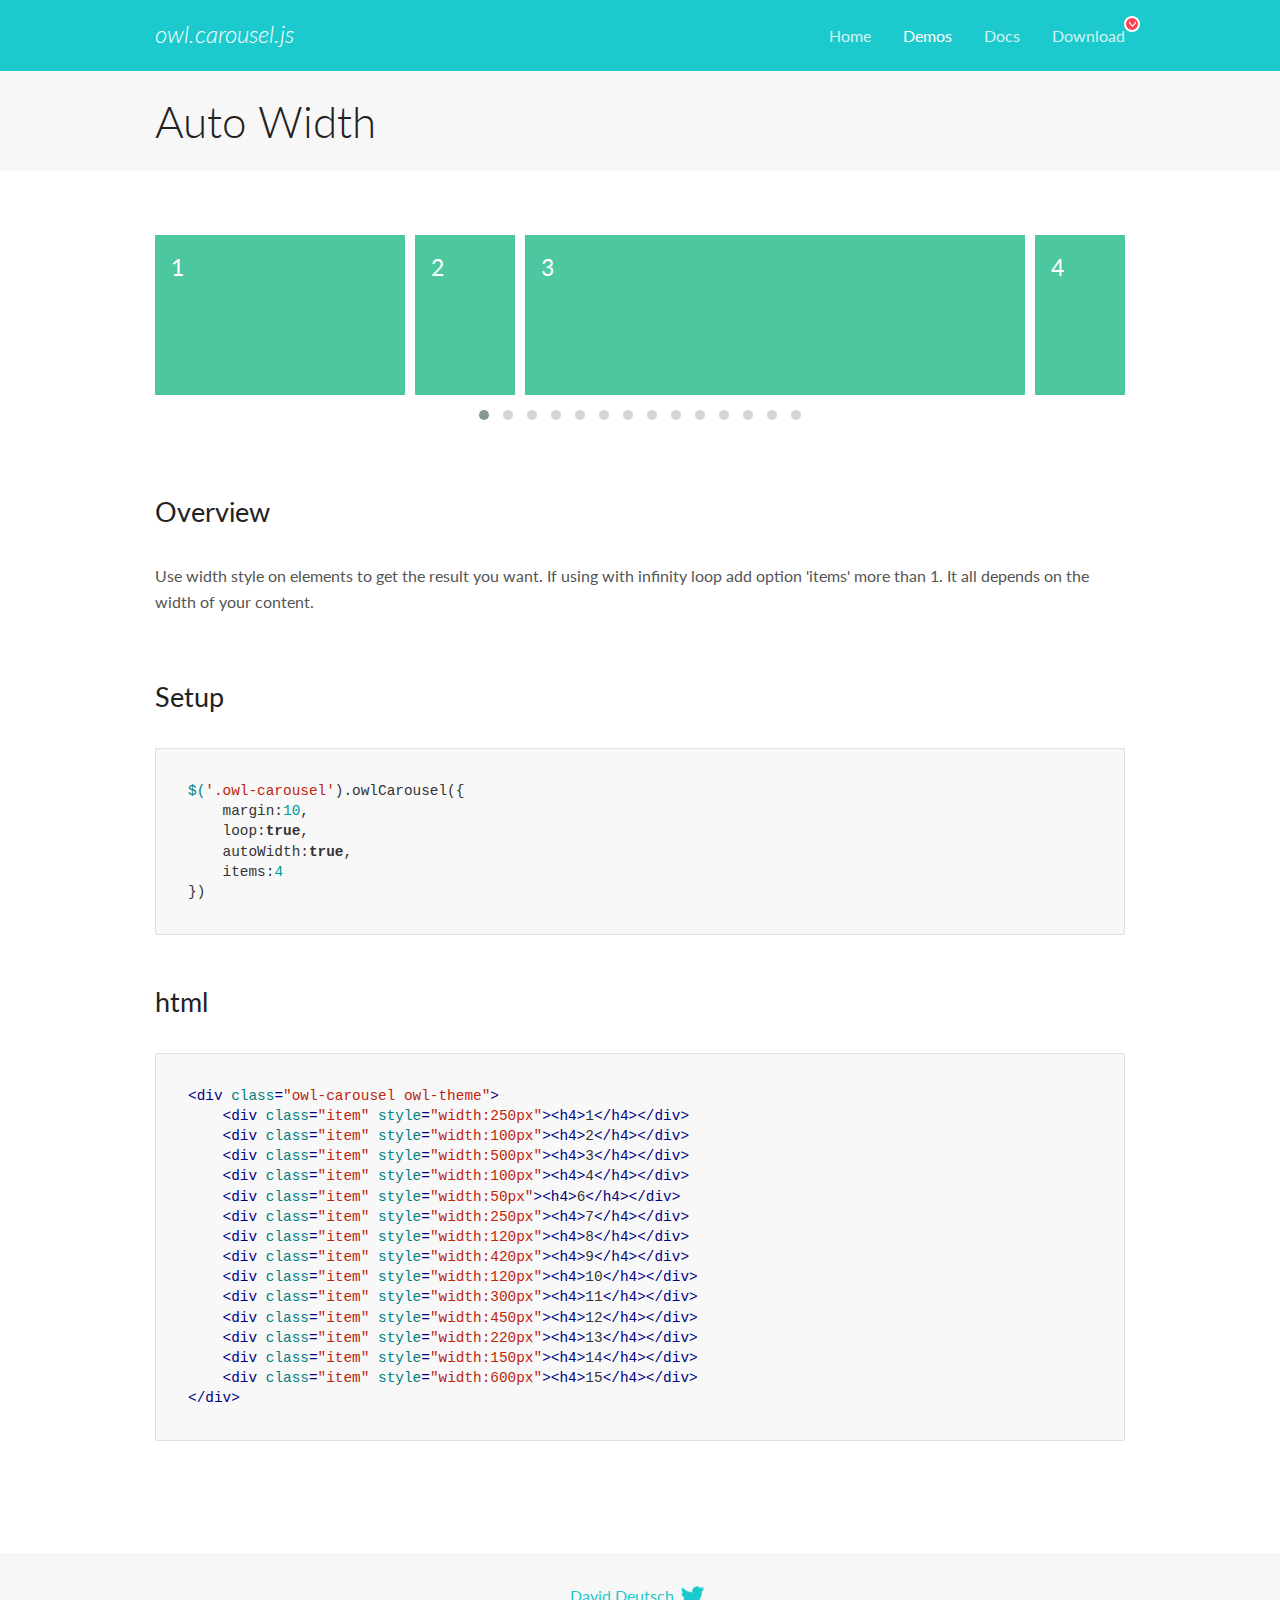
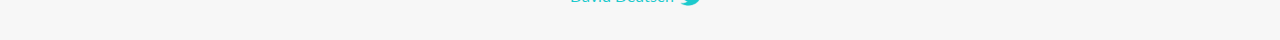
<file: assets/lib/OwlCarousel2-2.3.4/docs/demos/autowidth.html>
<!DOCTYPE html>
<html lang="en">
  <head>

    <!-- head -->
    <meta charset="utf-8">
    <meta name="msapplication-tap-highlight" content="no" />
    <meta name="viewport" content="width=device-width, initial-scale=1.0" />
    <meta name="description" content="Auto Width">
    <meta name="author" content="David Deutsch">
    <title>
      Auto Width Demo | Owl Carousel | 2.3.4
    </title>

    <!-- Stylesheets -->
    <link href='https://fonts.googleapis.com/css?family=Lato:300,400,700,400italic,300italic' rel='stylesheet' type='text/css'>
    <link rel="stylesheet" href="../assets/css/docs.theme.min.css">

    <!-- Owl Stylesheets -->
    <link rel="stylesheet" href="../assets/owlcarousel/assets/owl.carousel.min.css">
    <link rel="stylesheet" href="../assets/owlcarousel/assets/owl.theme.default.min.css">

    <!-- HTML5 shim and Respond.js IE8 support of HTML5 elements and media queries -->

    <!--[if lt IE 9]>
      <script src="https://oss.maxcdn.com/libs/html5shiv/3.7.0/html5shiv.js"></script>
      <script src="https://oss.maxcdn.com/libs/respond.js/1.3.0/respond.min.js"></script>
    <![endif]-->

    <!-- Favicons -->
    <link rel="apple-touch-icon-precomposed" sizes="144x144" href="../assets/ico/apple-touch-icon-144-precomposed.png">
    <link rel="shortcut icon" href="../assets/ico/favicon.png">
    <link rel="shortcut icon" href="favicon.ico">

    <!-- Yeah i know js should not be in header. Its required for demos.-->

    <!-- javascript -->
    <script src="../assets/vendors/jquery.min.js"></script>
    <script src="../assets/owlcarousel/owl.carousel.js"></script>
  </head>
  <body>

    <!-- header -->
    <header class="header">
      <div class="row">
        <div class="large-12 columns">
          <div class="brand left">
            <h3>
              <a href="/OwlCarousel2/">owl.carousel.js</a> 
            </h3>
          </div>
          <a id="toggle-nav" class="right">
            <span></span> <span></span> <span></span> 
          </a> 
          <div class="nav-bar">
            <ul class="clearfix">
              <li> <a href="/OwlCarousel2/index.html">Home</a>  </li>
              <li class="active">
                <a href="/OwlCarousel2/demos/demos.html">Demos</a> 
              </li>
              <li> <a href="/OwlCarousel2/docs/started-welcome.html">Docs</a>  </li>
              <li>
                <a href="https://github.com/OwlCarousel2/OwlCarousel2/archive/2.3.4.zip">Download</a> 
                <span class="download"></span> 
              </li>
            </ul>
          </div>
        </div>
      </div>
    </header>

    <!-- title -->
    <section class="title">
      <div class="row">
        <div class="large-12 columns">
          <h1>Auto Width</h1>
        </div>
      </div>
    </section>

    <!--  Demos -->
    <section id="demos">
      <div class="row">
        <div class="large-12 columns">
          <div class="owl-carousel owl-theme">
            <div class="item" style="width:250px">
              <h4>1</h4>
            </div>
            <div class="item" style="width:100px">
              <h4>2</h4>
            </div>
            <div class="item" style="width:500px">
              <h4>3</h4>
            </div>
            <div class="item" style="width:100px">
              <h4>4</h4>
            </div>
            <div class="item" style="width:50px">
              <h4>6</h4>
            </div>
            <div class="item" style="width:250px">
              <h4>7</h4>
            </div>
            <div class="item" style="width:120px">
              <h4>8</h4>
            </div>
            <div class="item" style="width:420px">
              <h4>9</h4>
            </div>
            <div class="item" style="width:120px">
              <h4>10</h4>
            </div>
            <div class="item" style="width:300px">
              <h4>11</h4>
            </div>
            <div class="item" style="width:450px">
              <h4>12</h4>
            </div>
            <div class="item" style="width:220px">
              <h4>13</h4>
            </div>
            <div class="item" style="width:150px">
              <h4>14</h4>
            </div>
            <div class="item" style="width:600px">
              <h4>15</h4>
            </div>
          </div>
          <h3 id="overview">Overview</h3>
          <p>Use width style on elements to get the result you want. If using with infinity loop add option &#39;items&#39; more than 1. It all depends on the width of your content.</p>
          <h3 id="setup">Setup</h3>
          <pre><code>$(&#39;.owl-carousel&#39;).owlCarousel({
    margin:10,
    loop:true,
    autoWidth:true,
    items:4
})</code></pre>
          <h3 id="html">html</h3>
          <pre><code>&lt;div class=&quot;owl-carousel owl-theme&quot;&gt;
    &lt;div class=&quot;item&quot; style=&quot;width:250px&quot;&gt;&lt;h4&gt;1&lt;/h4&gt;&lt;/div&gt;
    &lt;div class=&quot;item&quot; style=&quot;width:100px&quot;&gt;&lt;h4&gt;2&lt;/h4&gt;&lt;/div&gt;
    &lt;div class=&quot;item&quot; style=&quot;width:500px&quot;&gt;&lt;h4&gt;3&lt;/h4&gt;&lt;/div&gt;
    &lt;div class=&quot;item&quot; style=&quot;width:100px&quot;&gt;&lt;h4&gt;4&lt;/h4&gt;&lt;/div&gt;
    &lt;div class=&quot;item&quot; style=&quot;width:50px&quot;&gt;&lt;h4&gt;6&lt;/h4&gt;&lt;/div&gt;
    &lt;div class=&quot;item&quot; style=&quot;width:250px&quot;&gt;&lt;h4&gt;7&lt;/h4&gt;&lt;/div&gt;
    &lt;div class=&quot;item&quot; style=&quot;width:120px&quot;&gt;&lt;h4&gt;8&lt;/h4&gt;&lt;/div&gt;
    &lt;div class=&quot;item&quot; style=&quot;width:420px&quot;&gt;&lt;h4&gt;9&lt;/h4&gt;&lt;/div&gt;
    &lt;div class=&quot;item&quot; style=&quot;width:120px&quot;&gt;&lt;h4&gt;10&lt;/h4&gt;&lt;/div&gt;
    &lt;div class=&quot;item&quot; style=&quot;width:300px&quot;&gt;&lt;h4&gt;11&lt;/h4&gt;&lt;/div&gt;
    &lt;div class=&quot;item&quot; style=&quot;width:450px&quot;&gt;&lt;h4&gt;12&lt;/h4&gt;&lt;/div&gt;
    &lt;div class=&quot;item&quot; style=&quot;width:220px&quot;&gt;&lt;h4&gt;13&lt;/h4&gt;&lt;/div&gt;
    &lt;div class=&quot;item&quot; style=&quot;width:150px&quot;&gt;&lt;h4&gt;14&lt;/h4&gt;&lt;/div&gt;
    &lt;div class=&quot;item&quot; style=&quot;width:600px&quot;&gt;&lt;h4&gt;15&lt;/h4&gt;&lt;/div&gt;
&lt;/div&gt;</code></pre>
          <script>
            $(document).ready(function() {
              $('.owl-carousel').owlCarousel({
                margin: 10,
                loop: true,
                autoWidth: true,
                items: 4
              })
            })
          </script>
        </div>
      </div>
    </section>

    <!-- footer -->
    <footer class="footer">
      <div class="row">
        <div class="large-12 columns">
          <h5>
            <a href="/OwlCarousel2/docs/support-contact.html">David Deutsch</a> 
            <a id="custom-tweet-button" href="https://twitter.com/share?url=https://github.com/OwlCarousel2/OwlCarousel2&text=Owl Carousel - This is so awesome! " target="_blank"></a> 
          </h5>
        </div>
      </div>
    </footer>

    <!-- vendors -->
    <script src="../assets/vendors/highlight.js"></script>
    <script src="../assets/js/app.js"></script>
  </body>
</html>
</file>
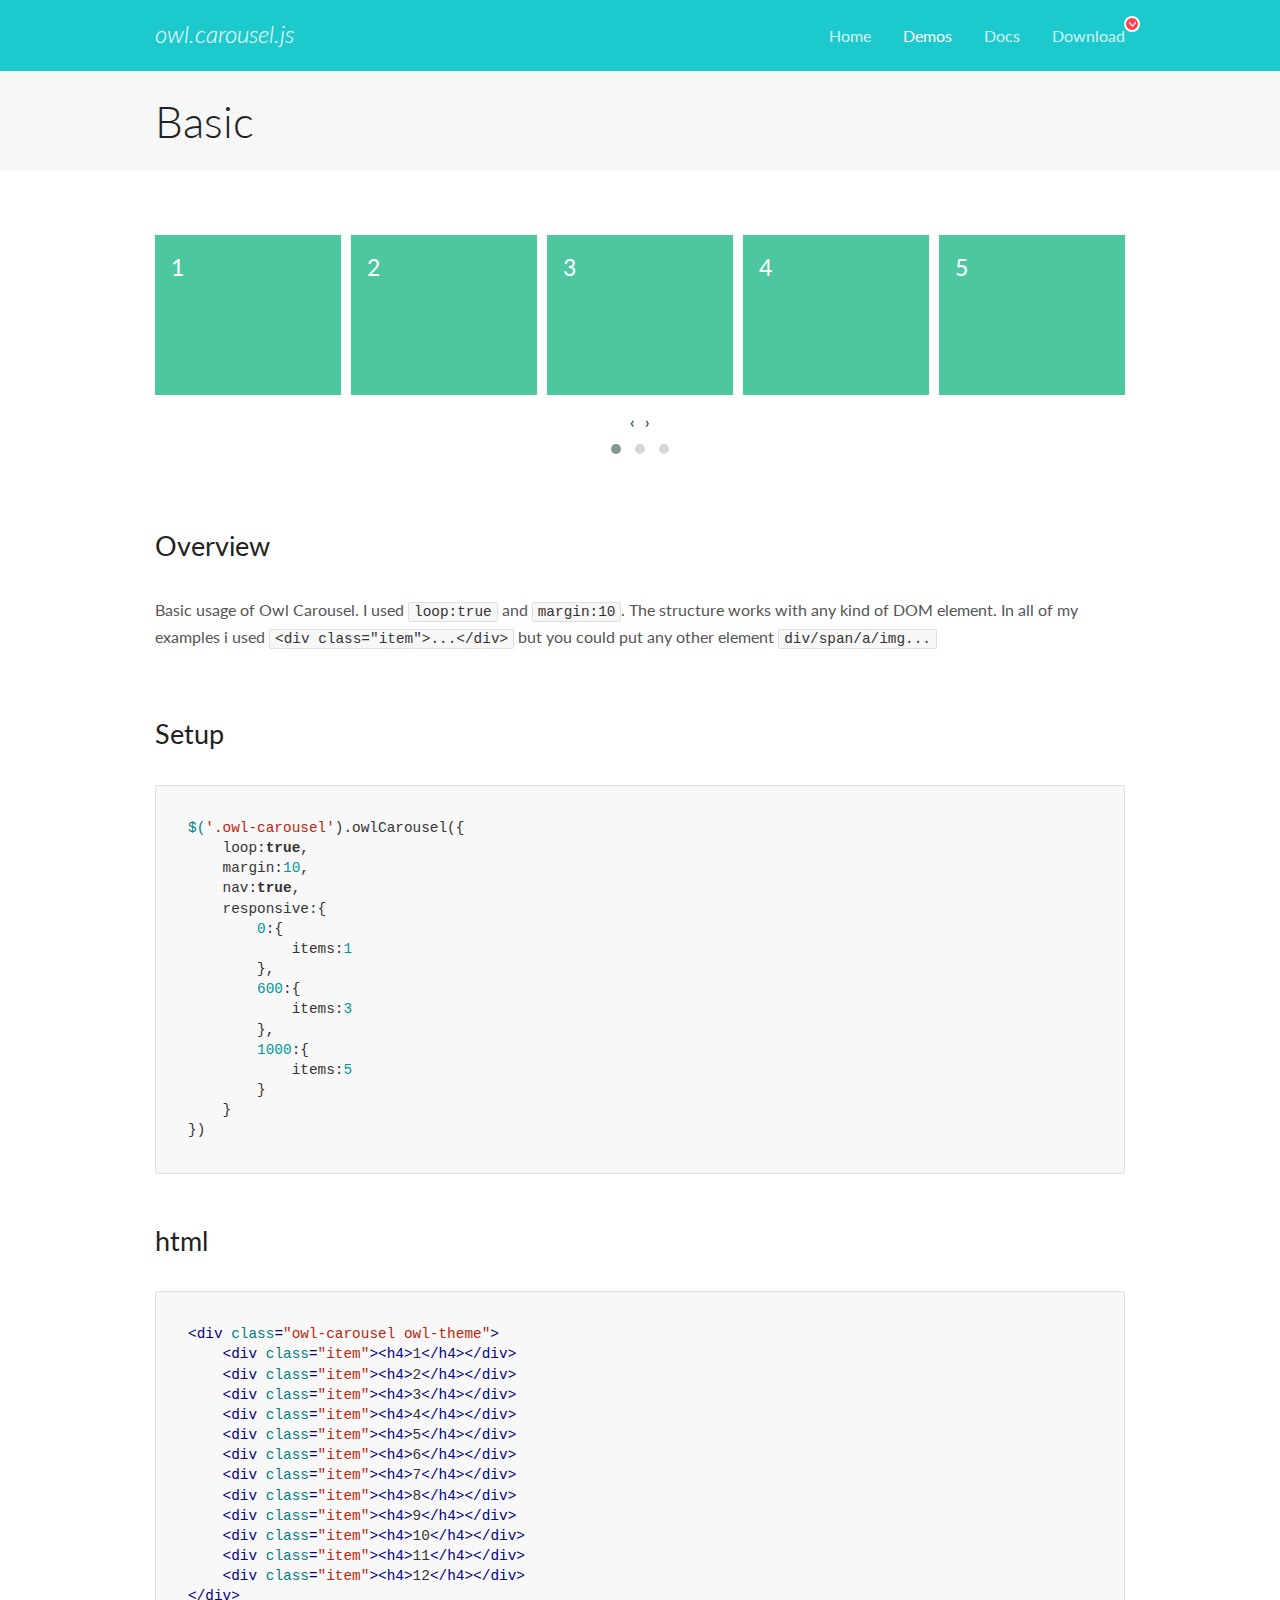
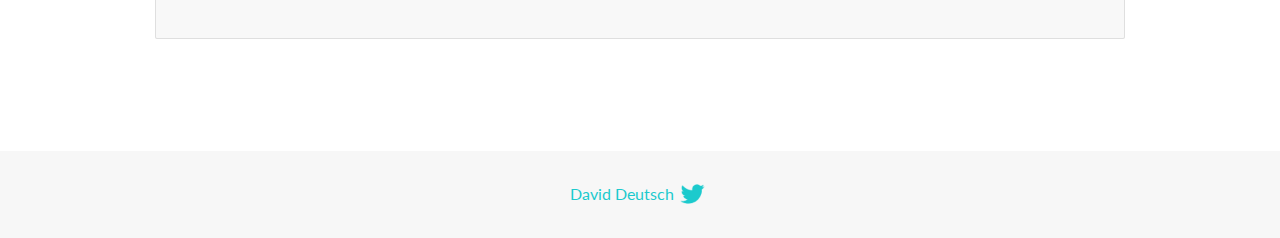
<file: assets/lib/OwlCarousel2-2.3.4/docs/demos/basic.html>
<!DOCTYPE html>
<html lang="en">
  <head>

    <!-- head -->
    <meta charset="utf-8">
    <meta name="msapplication-tap-highlight" content="no" />
    <meta name="viewport" content="width=device-width, initial-scale=1.0" />
    <meta name="description" content="Basic usage demo">
    <meta name="author" content="David Deutsch">
    <title>
      Basic Demo | Owl Carousel | 2.3.4
    </title>

    <!-- Stylesheets -->
    <link href='https://fonts.googleapis.com/css?family=Lato:300,400,700,400italic,300italic' rel='stylesheet' type='text/css'>
    <link rel="stylesheet" href="../assets/css/docs.theme.min.css">

    <!-- Owl Stylesheets -->
    <link rel="stylesheet" href="../assets/owlcarousel/assets/owl.carousel.min.css">
    <link rel="stylesheet" href="../assets/owlcarousel/assets/owl.theme.default.min.css">

    <!-- HTML5 shim and Respond.js IE8 support of HTML5 elements and media queries -->

    <!--[if lt IE 9]>
      <script src="https://oss.maxcdn.com/libs/html5shiv/3.7.0/html5shiv.js"></script>
      <script src="https://oss.maxcdn.com/libs/respond.js/1.3.0/respond.min.js"></script>
    <![endif]-->

    <!-- Favicons -->
    <link rel="apple-touch-icon-precomposed" sizes="144x144" href="../assets/ico/apple-touch-icon-144-precomposed.png">
    <link rel="shortcut icon" href="../assets/ico/favicon.png">
    <link rel="shortcut icon" href="favicon.ico">

    <!-- Yeah i know js should not be in header. Its required for demos.-->

    <!-- javascript -->
    <script src="../assets/vendors/jquery.min.js"></script>
    <script src="../assets/owlcarousel/owl.carousel.js"></script>
  </head>
  <body>

    <!-- header -->
    <header class="header">
      <div class="row">
        <div class="large-12 columns">
          <div class="brand left">
            <h3>
              <a href="/OwlCarousel2/">owl.carousel.js</a> 
            </h3>
          </div>
          <a id="toggle-nav" class="right">
            <span></span> <span></span> <span></span> 
          </a> 
          <div class="nav-bar">
            <ul class="clearfix">
              <li> <a href="/OwlCarousel2/index.html">Home</a>  </li>
              <li class="active">
                <a href="/OwlCarousel2/demos/demos.html">Demos</a> 
              </li>
              <li> <a href="/OwlCarousel2/docs/started-welcome.html">Docs</a>  </li>
              <li>
                <a href="https://github.com/OwlCarousel2/OwlCarousel2/archive/2.3.4.zip">Download</a> 
                <span class="download"></span> 
              </li>
            </ul>
          </div>
        </div>
      </div>
    </header>

    <!-- title -->
    <section class="title">
      <div class="row">
        <div class="large-12 columns">
          <h1>Basic</h1>
        </div>
      </div>
    </section>

    <!--  Demos -->
    <section id="demos">
      <div class="row">
        <div class="large-12 columns">
          <div class="owl-carousel owl-theme">
            <div class="item">
              <h4>1</h4>
            </div>
            <div class="item">
              <h4>2</h4>
            </div>
            <div class="item">
              <h4>3</h4>
            </div>
            <div class="item">
              <h4>4</h4>
            </div>
            <div class="item">
              <h4>5</h4>
            </div>
            <div class="item">
              <h4>6</h4>
            </div>
            <div class="item">
              <h4>7</h4>
            </div>
            <div class="item">
              <h4>8</h4>
            </div>
            <div class="item">
              <h4>9</h4>
            </div>
            <div class="item">
              <h4>10</h4>
            </div>
            <div class="item">
              <h4>11</h4>
            </div>
            <div class="item">
              <h4>12</h4>
            </div>
          </div>
          <h3 id="overview">Overview</h3>
          <p>Basic usage of Owl Carousel. I used <code>loop:true</code> and <code>margin:10</code>. The structure works with any kind of DOM element. In all of my examples i used <code>&lt;div class=&quot;item&quot;&gt;...&lt;/div&gt;</code> but you could
            put any other element <code>div/span/a/img...</code></p>
          <h3 id="setup">Setup</h3>
          <pre><code>$(&#39;.owl-carousel&#39;).owlCarousel({
    loop:true,
    margin:10,
    nav:true,
    responsive:{
        0:{
            items:1
        },
        600:{
            items:3
        },
        1000:{
            items:5
        }
    }
})</code></pre>
          <h3 id="html">html</h3>
          <pre><code>&lt;div class=&quot;owl-carousel owl-theme&quot;&gt;
    &lt;div class=&quot;item&quot;&gt;&lt;h4&gt;1&lt;/h4&gt;&lt;/div&gt;
    &lt;div class=&quot;item&quot;&gt;&lt;h4&gt;2&lt;/h4&gt;&lt;/div&gt;
    &lt;div class=&quot;item&quot;&gt;&lt;h4&gt;3&lt;/h4&gt;&lt;/div&gt;
    &lt;div class=&quot;item&quot;&gt;&lt;h4&gt;4&lt;/h4&gt;&lt;/div&gt;
    &lt;div class=&quot;item&quot;&gt;&lt;h4&gt;5&lt;/h4&gt;&lt;/div&gt;
    &lt;div class=&quot;item&quot;&gt;&lt;h4&gt;6&lt;/h4&gt;&lt;/div&gt;
    &lt;div class=&quot;item&quot;&gt;&lt;h4&gt;7&lt;/h4&gt;&lt;/div&gt;
    &lt;div class=&quot;item&quot;&gt;&lt;h4&gt;8&lt;/h4&gt;&lt;/div&gt;
    &lt;div class=&quot;item&quot;&gt;&lt;h4&gt;9&lt;/h4&gt;&lt;/div&gt;
    &lt;div class=&quot;item&quot;&gt;&lt;h4&gt;10&lt;/h4&gt;&lt;/div&gt;
    &lt;div class=&quot;item&quot;&gt;&lt;h4&gt;11&lt;/h4&gt;&lt;/div&gt;
    &lt;div class=&quot;item&quot;&gt;&lt;h4&gt;12&lt;/h4&gt;&lt;/div&gt;
&lt;/div&gt;</code></pre>
          <script>
            $(document).ready(function() {
              var owl = $('.owl-carousel');
              owl.owlCarousel({
                margin: 10,
                nav: true,
                loop: true,
                responsive: {
                  0: {
                    items: 1
                  },
                  600: {
                    items: 3
                  },
                  1000: {
                    items: 5
                  }
                }
              })
            })
          </script>
        </div>
      </div>
    </section>

    <!-- footer -->
    <footer class="footer">
      <div class="row">
        <div class="large-12 columns">
          <h5>
            <a href="/OwlCarousel2/docs/support-contact.html">David Deutsch</a> 
            <a id="custom-tweet-button" href="https://twitter.com/share?url=https://github.com/OwlCarousel2/OwlCarousel2&text=Owl Carousel - This is so awesome! " target="_blank"></a> 
          </h5>
        </div>
      </div>
    </footer>

    <!-- vendors -->
    <script src="../assets/vendors/highlight.js"></script>
    <script src="../assets/js/app.js"></script>
  </body>
</html>
</file>
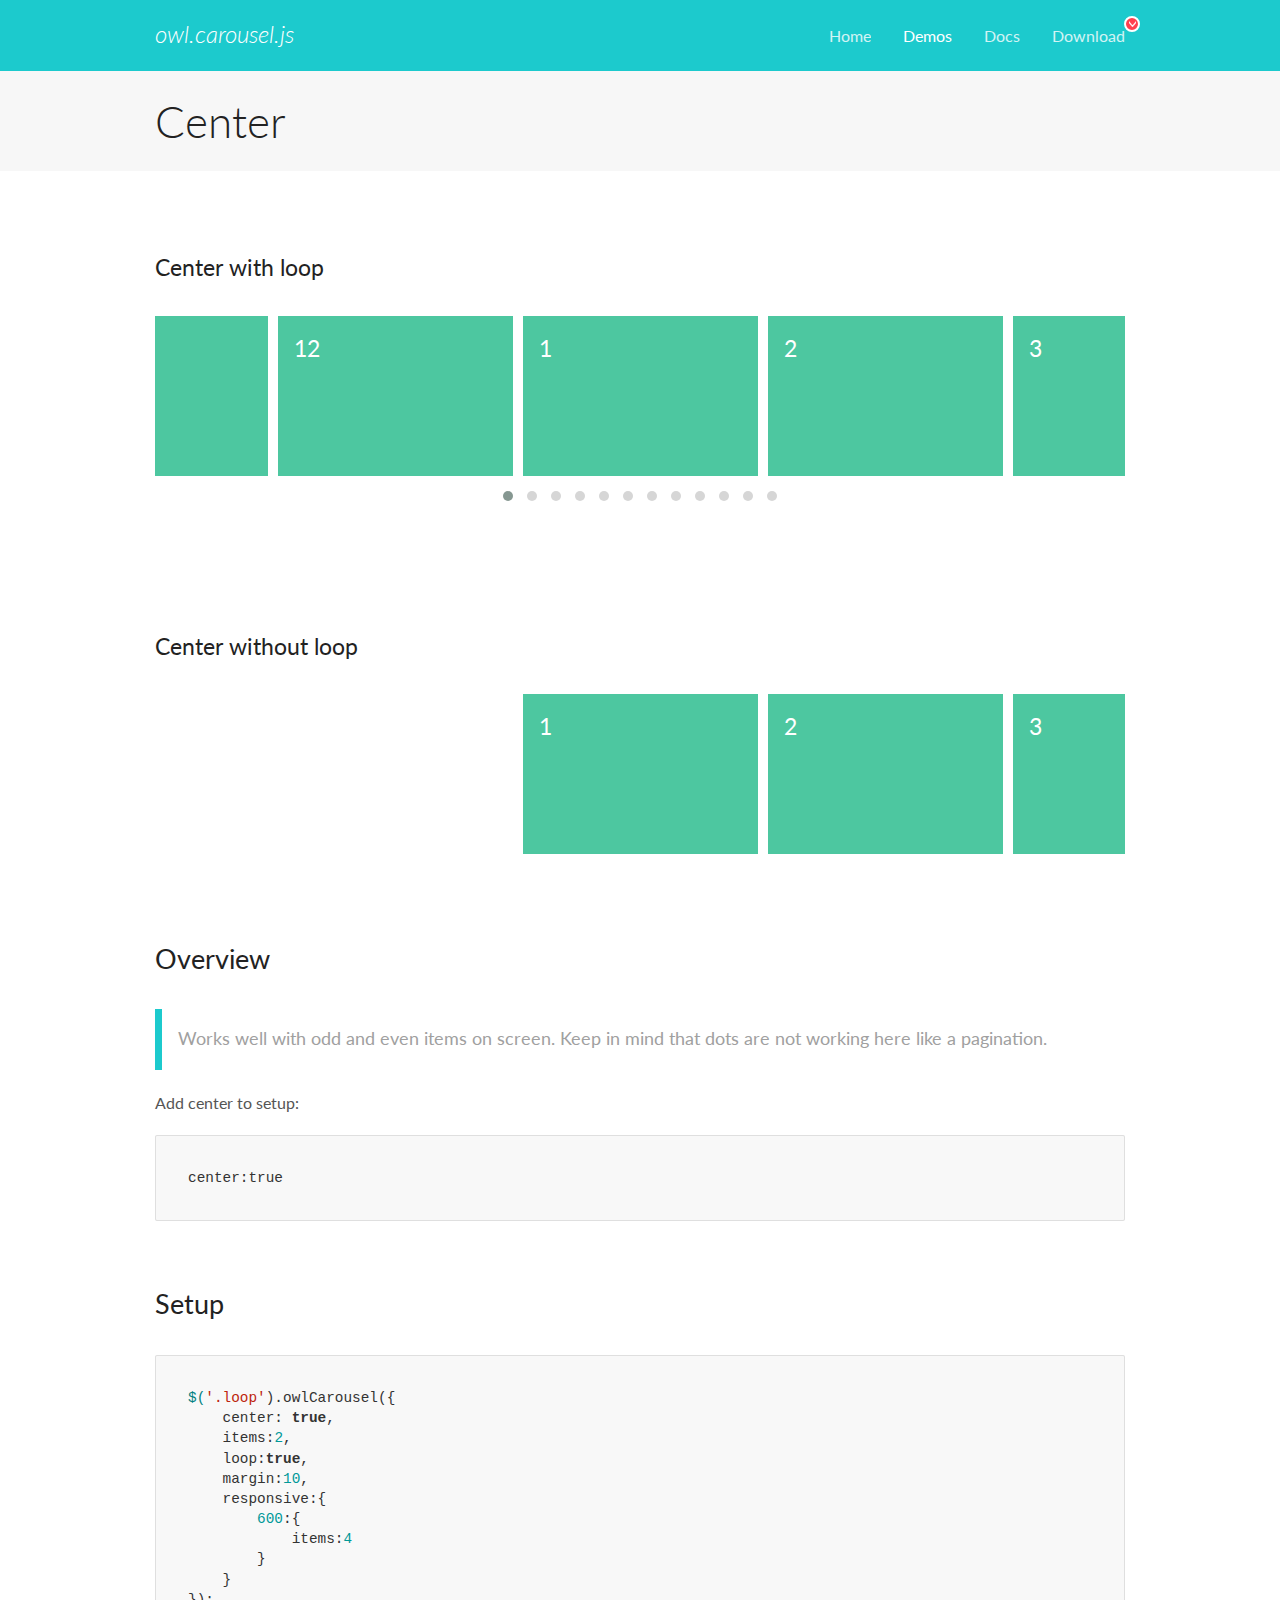
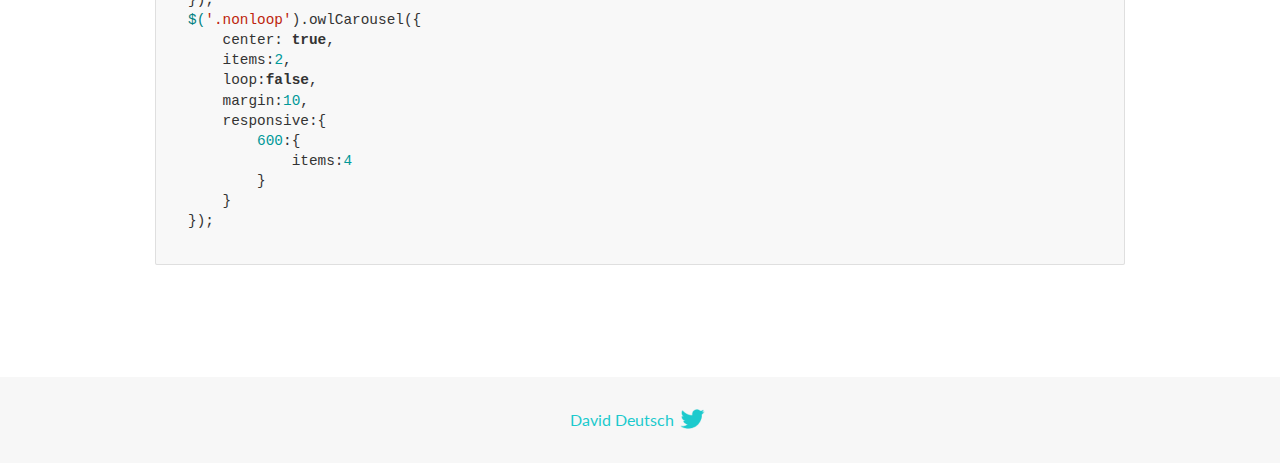
<file: assets/lib/OwlCarousel2-2.3.4/docs/demos/center.html>
<!DOCTYPE html>
<html lang="en">
  <head>

    <!-- head -->
    <meta charset="utf-8">
    <meta name="msapplication-tap-highlight" content="no" />
    <meta name="viewport" content="width=device-width, initial-scale=1.0" />
    <meta name="description" content="Center carousel">
    <meta name="author" content="David Deutsch">
    <title>
      Center Demo | Owl Carousel | 2.3.4
    </title>

    <!-- Stylesheets -->
    <link href='https://fonts.googleapis.com/css?family=Lato:300,400,700,400italic,300italic' rel='stylesheet' type='text/css'>
    <link rel="stylesheet" href="../assets/css/docs.theme.min.css">

    <!-- Owl Stylesheets -->
    <link rel="stylesheet" href="../assets/owlcarousel/assets/owl.carousel.min.css">
    <link rel="stylesheet" href="../assets/owlcarousel/assets/owl.theme.default.min.css">

    <!-- HTML5 shim and Respond.js IE8 support of HTML5 elements and media queries -->

    <!--[if lt IE 9]>
      <script src="https://oss.maxcdn.com/libs/html5shiv/3.7.0/html5shiv.js"></script>
      <script src="https://oss.maxcdn.com/libs/respond.js/1.3.0/respond.min.js"></script>
    <![endif]-->

    <!-- Favicons -->
    <link rel="apple-touch-icon-precomposed" sizes="144x144" href="../assets/ico/apple-touch-icon-144-precomposed.png">
    <link rel="shortcut icon" href="../assets/ico/favicon.png">
    <link rel="shortcut icon" href="favicon.ico">

    <!-- Yeah i know js should not be in header. Its required for demos.-->

    <!-- javascript -->
    <script src="../assets/vendors/jquery.min.js"></script>
    <script src="../assets/owlcarousel/owl.carousel.js"></script>
  </head>
  <body>

    <!-- header -->
    <header class="header">
      <div class="row">
        <div class="large-12 columns">
          <div class="brand left">
            <h3>
              <a href="/OwlCarousel2/">owl.carousel.js</a> 
            </h3>
          </div>
          <a id="toggle-nav" class="right">
            <span></span> <span></span> <span></span> 
          </a> 
          <div class="nav-bar">
            <ul class="clearfix">
              <li> <a href="/OwlCarousel2/index.html">Home</a>  </li>
              <li class="active">
                <a href="/OwlCarousel2/demos/demos.html">Demos</a> 
              </li>
              <li> <a href="/OwlCarousel2/docs/started-welcome.html">Docs</a>  </li>
              <li>
                <a href="https://github.com/OwlCarousel2/OwlCarousel2/archive/2.3.4.zip">Download</a> 
                <span class="download"></span> 
              </li>
            </ul>
          </div>
        </div>
      </div>
    </header>

    <!-- title -->
    <section class="title">
      <div class="row">
        <div class="large-12 columns">
          <h1>Center</h1>
        </div>
      </div>
    </section>

    <!--  Demos -->
    <section id="demos">
      <div class="row">
        <div class="large-12 columns">
          <h4 id="center-with-loop">Center with loop</h4>
          <div class="loop owl-carousel owl-theme">
            <div class="item">
              <h4>1</h4>
            </div>
            <div class="item">
              <h4>2</h4>
            </div>
            <div class="item">
              <h4>3</h4>
            </div>
            <div class="item">
              <h4>4</h4>
            </div>
            <div class="item">
              <h4>5</h4>
            </div>
            <div class="item">
              <h4>6</h4>
            </div>
            <div class="item">
              <h4>7</h4>
            </div>
            <div class="item">
              <h4>8</h4>
            </div>
            <div class="item">
              <h4>9</h4>
            </div>
            <div class="item">
              <h4>10</h4>
            </div>
            <div class="item">
              <h4>11</h4>
            </div>
            <div class="item">
              <h4>12</h4>
            </div>
          </div>
          <br>
          <h4 id="center-without-loop">Center without loop</h4>
          <div class="nonloop owl-carousel">
            <div class="item">
              <h4>1</h4>
            </div>
            <div class="item">
              <h4>2</h4>
            </div>
            <div class="item">
              <h4>3</h4>
            </div>
            <div class="item">
              <h4>4</h4>
            </div>
            <div class="item">
              <h4>5</h4>
            </div>
            <div class="item">
              <h4>6</h4>
            </div>
            <div class="item">
              <h4>7</h4>
            </div>
            <div class="item">
              <h4>8</h4>
            </div>
            <div class="item">
              <h4>9</h4>
            </div>
            <div class="item">
              <h4>10</h4>
            </div>
            <div class="item">
              <h4>11</h4>
            </div>
            <div class="item">
              <h4>12</h4>
            </div>
          </div>
          <h3 id="overview">Overview</h3>
          <blockquote>
            <p>Works well with odd and even items on screen. Keep in mind that dots are not working here like a pagination.</p>
          </blockquote>
          <p>Add center to setup:</p>
          <pre><code>center:true</code></pre>
          <h3 id="setup">Setup</h3>
          <pre><code>$(&#39;.loop&#39;).owlCarousel({
    center: true,
    items:2,
    loop:true,
    margin:10,
    responsive:{
        600:{
            items:4
        }
    }
});
$(&#39;.nonloop&#39;).owlCarousel({
    center: true,
    items:2,
    loop:false,
    margin:10,
    responsive:{
        600:{
            items:4
        }
    }
});</code></pre>
          <script>
            jQuery(document).ready(function($) {
              $('.loop').owlCarousel({
                center: true,
                items: 2,
                loop: true,
                margin: 10,
                responsive: {
                  600: {
                    items: 4
                  }
                }
              });
              $('.nonloop').owlCarousel({
                center: true,
                items: 2,
                loop: false,
                margin: 10,
                responsive: {
                  600: {
                    items: 4
                  }
                }
              });
            });
          </script>
        </div>
      </div>
    </section>

    <!-- footer -->
    <footer class="footer">
      <div class="row">
        <div class="large-12 columns">
          <h5>
            <a href="/OwlCarousel2/docs/support-contact.html">David Deutsch</a> 
            <a id="custom-tweet-button" href="https://twitter.com/share?url=https://github.com/OwlCarousel2/OwlCarousel2&text=Owl Carousel - This is so awesome! " target="_blank"></a> 
          </h5>
        </div>
      </div>
    </footer>

    <!-- vendors -->
    <script src="../assets/vendors/highlight.js"></script>
    <script src="../assets/js/app.js"></script>
  </body>
</html>
</file>
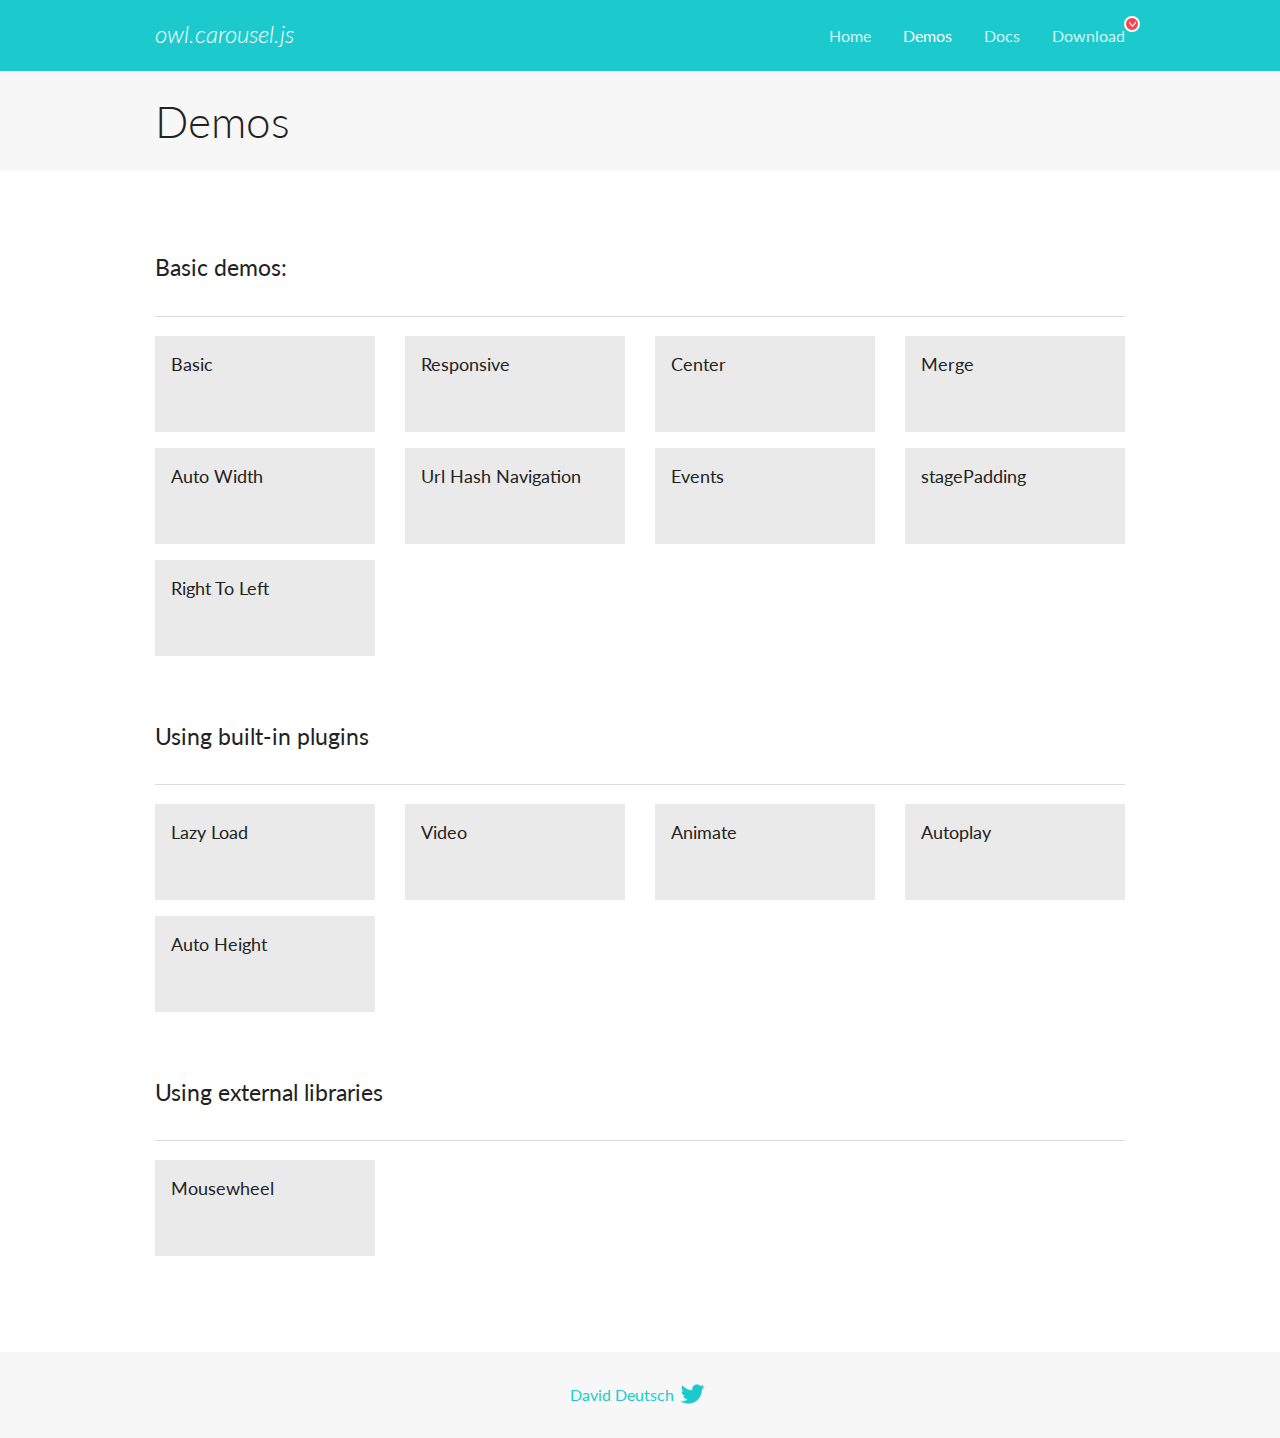
<file: assets/lib/OwlCarousel2-2.3.4/docs/demos/demos.html>
<!DOCTYPE html>
<html lang="en">
  <head>

    <!-- head -->
    <meta charset="utf-8">
    <meta name="msapplication-tap-highlight" content="no" />
    <meta name="viewport" content="width=device-width, initial-scale=1.0" />
    <meta name="description" content="A list of Owl Carousel examples.">
    <meta name="author" content="David Deutsch">
    <title>
      Demos | Owl Carousel | 2.3.4
    </title>

    <!-- Stylesheets -->
    <link href='https://fonts.googleapis.com/css?family=Lato:300,400,700,400italic,300italic' rel='stylesheet' type='text/css'>
    <link rel="stylesheet" href="../assets/css/docs.theme.min.css">

    <!-- Owl Stylesheets -->
    <link rel="stylesheet" href="../assets/owlcarousel/assets/owl.carousel.min.css">
    <link rel="stylesheet" href="../assets/owlcarousel/assets/owl.theme.default.min.css">

    <!-- HTML5 shim and Respond.js IE8 support of HTML5 elements and media queries -->

    <!--[if lt IE 9]>
      <script src="https://oss.maxcdn.com/libs/html5shiv/3.7.0/html5shiv.js"></script>
      <script src="https://oss.maxcdn.com/libs/respond.js/1.3.0/respond.min.js"></script>
    <![endif]-->

    <!-- Favicons -->
    <link rel="apple-touch-icon-precomposed" sizes="144x144" href="../assets/ico/apple-touch-icon-144-precomposed.png">
    <link rel="shortcut icon" href="../assets/ico/favicon.png">
    <link rel="shortcut icon" href="favicon.ico">

    <!-- Yeah i know js should not be in header. Its required for demos.-->

    <!-- javascript -->
    <script src="../assets/vendors/jquery.min.js"></script>
    <script src="../assets/owlcarousel/owl.carousel.js"></script>
  </head>
  <body>

    <!-- header -->
    <header class="header">
      <div class="row">
        <div class="large-12 columns">
          <div class="brand left">
            <h3>
              <a href="/OwlCarousel2/">owl.carousel.js</a> 
            </h3>
          </div>
          <a id="toggle-nav" class="right">
            <span></span> <span></span> <span></span> 
          </a> 
          <div class="nav-bar">
            <ul class="clearfix">
              <li> <a href="/OwlCarousel2/index.html">Home</a>  </li>
              <li class="active">
                <a href="/OwlCarousel2/demos/demos.html">Demos</a> 
              </li>
              <li> <a href="/OwlCarousel2/docs/started-welcome.html">Docs</a>  </li>
              <li>
                <a href="https://github.com/OwlCarousel2/OwlCarousel2/archive/2.3.4.zip">Download</a> 
                <span class="download"></span> 
              </li>
            </ul>
          </div>
        </div>
      </div>
    </header>

    <!-- title -->
    <section class="title">
      <div class="row">
        <div class="large-12 columns">
          <h1>Demos</h1>
        </div>
      </div>
    </section>

    <!--  Demos -->
    <section id="demos">
      <div class="row">
        <div class="large-12 columns">
          <h4 id="basic-demos-">Basic demos:</h4>
          <hr>
          <div class="demo-list">
            <div class="row">
              <div class="small-6 medium-4 large-3 columns">
                <a href="basic.html" class="demo-block">
                  <h5>Basic </h5>
                </a> 
              </div>
              <div class="small-6 medium-4 large-3 columns">
                <a href="responsive.html" class="demo-block">
                  <h5>Responsive </h5>
                </a> 
              </div>
              <div class="small-6 medium-4 large-3 columns">
                <a href="center.html" class="demo-block">
                  <h5>Center </h5>
                </a> 
              </div>
              <div class="small-6 medium-4 large-3 columns">
                <a href="merge.html" class="demo-block">
                  <h5>Merge </h5>
                </a> 
              </div>
              <div class="small-6 medium-4 large-3 columns">
                <a href="autowidth.html" class="demo-block">
                  <h5>Auto Width </h5>
                </a> 
              </div>
              <div class="small-6 medium-4 large-3 columns">
                <a href="urlhashnav.html" class="demo-block">
                  <h5>Url Hash Navigation </h5>
                </a> 
              </div>
              <div class="small-6 medium-4 large-3 columns">
                <a href="events.html" class="demo-block">
                  <h5>Events </h5>
                </a> 
              </div>
              <div class="small-6 medium-4 large-3 columns">
                <a href="stagepadding.html" class="demo-block">
                  <h5>stagePadding </h5>
                </a> 
              </div>
              <div class="small-6 medium-4 large-3 columns">
                <a href="rtl.html" class="demo-block">
                  <h5>Right To Left </h5>
                </a> 
              </div>
            </div>
          </div>
          <h4 id="using-built-in-plugins">Using built-in plugins</h4>
          <hr>
          <div class="demo-list">
            <div class="row">
              <div class="small-6 medium-4 large-3 columns">
                <a href="lazyLoad.html" class="demo-block">
                  <h5>Lazy Load </h5>
                </a> 
              </div>
              <div class="small-6 medium-4 large-3 columns">
                <a href="video.html" class="demo-block">
                  <h5>Video </h5>
                </a> 
              </div>
              <div class="small-6 medium-4 large-3 columns">
                <a href="animate.html" class="demo-block">
                  <h5>Animate </h5>
                </a> 
              </div>
              <div class="small-6 medium-4 large-3 columns">
                <a href="autoplay.html" class="demo-block">
                  <h5>Autoplay </h5>
                </a> 
              </div>
              <div class="small-6 medium-4 large-3 columns">
                <a href="autoheight.html" class="demo-block">
                  <h5>Auto Height </h5>
                </a> 
              </div>
            </div>
          </div>
          <h4 id="using-external-libraries">Using external libraries</h4>
          <hr>
          <div class="demo-list">
            <div class="row">
              <div class="small-6 medium-4 large-3 columns">
                <a href="mousewheel.html" class="demo-block">
                  <h5>Mousewheel </h5>
                </a> 
              </div>
            </div>
          </div>
        </div>
      </div>
    </section>

    <!-- footer -->
    <footer class="footer">
      <div class="row">
        <div class="large-12 columns">
          <h5>
            <a href="/OwlCarousel2/docs/support-contact.html">David Deutsch</a> 
            <a id="custom-tweet-button" href="https://twitter.com/share?url=https://github.com/OwlCarousel2/OwlCarousel2&text=Owl Carousel - This is so awesome! " target="_blank"></a> 
          </h5>
        </div>
      </div>
    </footer>

    <!-- vendors -->
    <script src="../assets/vendors/highlight.js"></script>
    <script src="../assets/js/app.js"></script>
  </body>
</html>
</file>
<file: assets/lib/WOW-master/css/site.css>
h1 {
  font-size:     72px;
  line-height:   1.5;
  color: #2c3e50;
  font-weight:   100;
}

#container {
  width:  980px;
  margin: 0 auto;
}

section {
  height: 300px;
  margin: 60px 0;
}

.section--purple {
  background-color: #9b59b6;
}

.section--blue {
  background-color: #3498db;
}

.section--green {
  background-color: #2ecc71;
}

#main {
  text-align: center;
}

#more {
  margin: 20px auto 48px;
}
</file>
